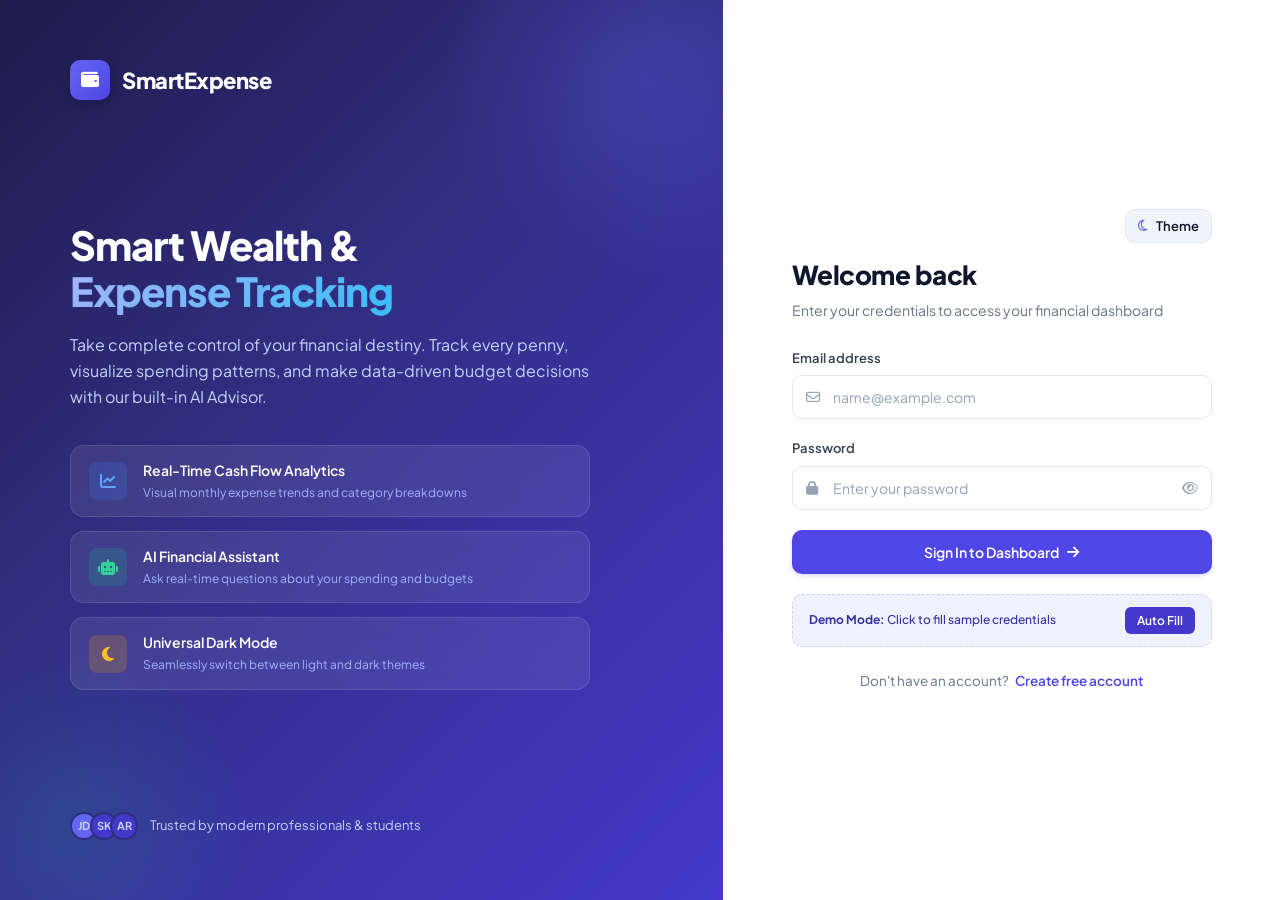
<file: index.html>
<!DOCTYPE html>
<html lang="en">
<head>
    <meta charset="UTF-8">
    <meta name="viewport" content="width=device-width, initial-scale=1.0">
    <title>Login - Smart Expense Tracker</title>
    <meta name="description" content="Manage your finances, track expenses, and gain intelligent spending insights with Smart Expense Tracker.">
    <!-- Fonts & Icons -->
    <link rel="preconnect" href="https://fonts.googleapis.com">
    <link rel="preconnect" href="https://fonts.gstatic.com" crossorigin>
    <link href="https://fonts.googleapis.com/css2?family=Plus+Jakarta+Sans:wght@300;400;500;600;700;800&display=swap" rel="stylesheet">
    <link rel="stylesheet" href="https://cdnjs.cloudflare.com/ajax/libs/font-awesome/6.5.1/css/all.min.css">
    <link rel="stylesheet" href="css/style.css">
    <link rel="stylesheet" href="css/theme.css">
</head>
<body class="auth-page">

    <!-- Toast Notification Container -->
    <div id="toastContainer"></div>

    <div class="auth-container">
        
        <!-- LEFT SECTION: BRAND HERO SHOWCASE -->
        <div class="auth-banner">
            <div>
                <a href="#" class="brand-logo">
                    <i class="fa-solid fa-wallet"></i>
                    <span>SmartExpense</span>
                </a>
            </div>

            <div class="brand-hero">
                <h1>Smart Wealth &<br><span>Expense Tracking</span></h1>
                <p>
                    Take complete control of your financial destiny. Track every penny, visualize spending patterns, and make data-driven budget decisions with our built-in AI Advisor.
                </p>

                <div class="brand-features">
                    <div class="feature-pill">
                        <div class="feature-icon-wrapper blue">
                            <i class="fa-solid fa-chart-line"></i>
                        </div>
                        <div class="feature-pill-text">
                            <h4>Real-Time Cash Flow Analytics</h4>
                            <p>Visual monthly expense trends and category breakdowns</p>
                        </div>
                    </div>

                    <div class="feature-pill">
                        <div class="feature-icon-wrapper green">
                            <i class="fa-solid fa-robot"></i>
                        </div>
                        <div class="feature-pill-text">
                            <h4>AI Financial Assistant</h4>
                            <p>Ask real-time questions about your spending and budgets</p>
                        </div>
                    </div>

                    <div class="feature-pill">
                        <div class="feature-icon-wrapper amber">
                            <i class="fa-solid fa-moon"></i>
                        </div>
                        <div class="feature-pill-text">
                            <h4>Universal Dark Mode</h4>
                            <p>Seamlessly switch between light and dark themes</p>
                        </div>
                    </div>
                </div>
            </div>

            <div class="auth-trust">
                <div class="auth-trust-avatars">
                    <span>JD</span>
                    <span>SK</span>
                    <span>AR</span>
                </div>
                <span>Trusted by modern professionals & students</span>
            </div>
        </div>

        <!-- RIGHT SECTION: LOGIN FORM -->
        <div class="auth-form-wrapper">
            <div class="auth-card">
                <div class="auth-card-header">
                    <h2>Welcome back</h2>
                    <p>Enter your credentials to access your financial dashboard</p>
                </div>

                <form id="loginForm" autocomplete="on">
                    <div class="form-group">
                        <label for="email">Email address</label>
                        <div class="input-container">
                            <i class="fa-regular fa-envelope input-icon-left"></i>
                            <input 
                                type="email" 
                                id="email" 
                                placeholder="name@example.com" 
                                required
                                autocomplete="email"
                            >
                        </div>
                    </div>

                    <div class="form-group">
                        <div style="display: flex; justify-content: space-between; align-items: center; margin-bottom: 7px;">
                            <label for="password" style="margin-bottom: 0;">Password</label>
                        </div>
                        <div class="input-container">
                            <i class="fa-solid fa-lock input-icon-left"></i>
                            <input 
                                type="password" 
                                id="password" 
                                placeholder="Enter your password" 
                                required
                                autocomplete="current-password"
                            >
                            <button type="button" class="toggle-password" id="togglePasswordBtn" title="Toggle password visibility">
                                <i class="fa-regular fa-eye" id="passwordEyeIcon"></i>
                            </button>
                        </div>
                    </div>

                    <button type="submit" class="btn-primary" id="loginSubmitBtn">
                        <span>Sign In to Dashboard</span>
                        <i class="fa-solid fa-arrow-right"></i>
                    </button>
                </form>

                <!-- Demo Account Fast Fill Helper -->
                <div class="demo-box">
                    <div class="demo-box-text">
                        <strong>Demo Mode:</strong> Click to fill sample credentials
                    </div>
                    <button type="button" class="demo-box-btn" id="demoAccountBtn">
                        Auto Fill
                    </button>
                </div>

                <div class="auth-footer">
                    Don't have an account? <a href="register.html">Create free account</a>
                </div>
            </div>
        </div>

    </div>

    <!-- SCRIPTS -->
    <script src="js/ai-assistant.js"></script>
    <script src="js/script.js"></script>
</body>
</html>
</file>
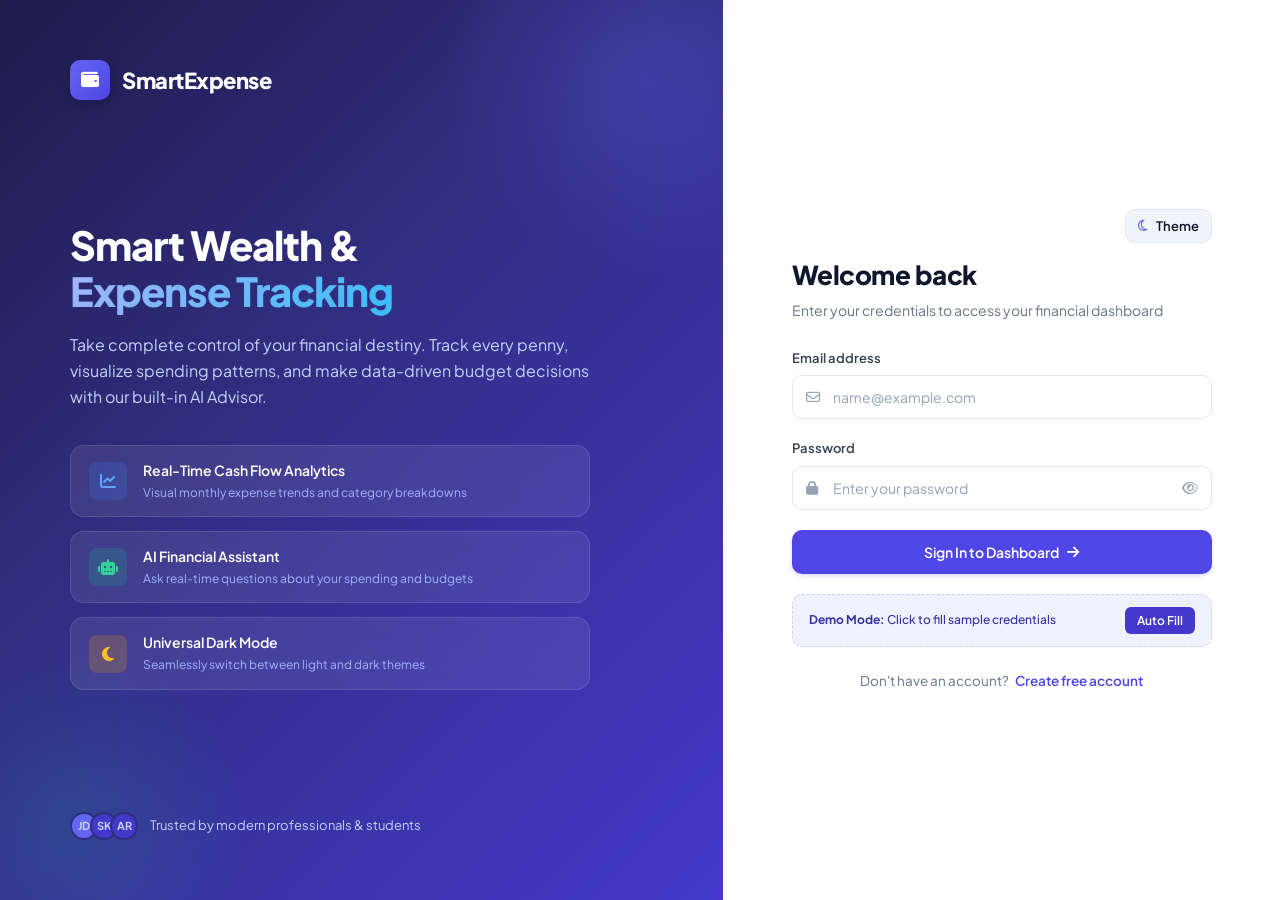
<file: ai-advisor.html>
<!DOCTYPE html>
<html lang="en">
<head>
    <meta charset="UTF-8">
    <meta name="viewport" content="width=device-width, initial-scale=1.0">
    <title>AI Financial Advisor - Smart Expense Tracker</title>
    <meta name="description" content="Interactive AI Financial Advisor. Ask real-time questions about your spending, budgets, savings velocity, and categories.">
    <!-- Fonts & Icons -->
    <link rel="preconnect" href="https://fonts.googleapis.com">
    <link rel="preconnect" href="https://fonts.gstatic.com" crossorigin>
    <link href="https://fonts.googleapis.com/css2?family=Plus+Jakarta+Sans:wght@300;400;500;600;700;800&display=swap" rel="stylesheet">
    <link rel="stylesheet" href="https://cdnjs.cloudflare.com/ajax/libs/font-awesome/6.5.1/css/all.min.css">
    <!-- Google Identity Services (GIS) OAuth -->
    <script src="https://accounts.google.com/gsi/client" async defer></script>
    <link rel="stylesheet" href="css/style.css">
    <link rel="stylesheet" href="css/dashboard.css">
    <link rel="stylesheet" href="css/theme.css">
    <link rel="stylesheet" href="css/ai-chat.css">
    <link rel="stylesheet" href="css/google-drive.css">
    <style>
        .ai-page-chat-container {
            display: flex;
            flex-direction: column;
            height: calc(100vh - 160px);
            min-height: 520px;
            background: var(--bg-card);
            border: 1px solid var(--border-color);
            border-radius: var(--radius-xl);
            overflow: hidden;
            box-shadow: var(--shadow-sm);
        }
        .ai-page-chat-feed {
            flex: 1;
            overflow-y: auto;
            padding: 28px;
            display: flex;
            flex-direction: column;
            gap: 20px;
            background: var(--bg-main);
        }
        .ai-page-suggested-shelf {
            padding: 14px 20px;
            background: var(--bg-card);
            border-top: 1px solid var(--border-subtle);
            display: flex;
            gap: 10px;
            overflow-x: auto;
            scrollbar-width: none;
        }
        .ai-page-suggested-shelf::-webkit-scrollbar { display: none; }
        .ai-page-input-row {
            padding: 18px 24px;
            background: var(--bg-card);
            border-top: 1px solid var(--border-color);
            display: flex;
            align-items: center;
            gap: 14px;
        }
        .ai-page-input-row input {
            flex: 1;
            padding: 13px 18px;
            border: 1.5px solid var(--border-color);
            border-radius: var(--radius-md);
            font-size: 14px;
            background: var(--bg-main);
            color: var(--text-primary);
            transition: var(--transition-fast);
        }
        .ai-page-input-row input:focus {
            outline: none;
            border-color: var(--primary);
            background: var(--bg-card);
            box-shadow: 0 0 0 3px var(--primary-subtle);
        }
        .ai-page-send-btn {
            background: var(--primary);
            color: #ffffff;
            border: none;
            padding: 13px 24px;
            border-radius: var(--radius-md);
            font-size: 14px;
            font-weight: 700;
            cursor: pointer;
            display: inline-flex;
            align-items: center;
            gap: 8px;
            transition: var(--transition-fast);
        }
        .ai-page-send-btn:hover {
            background: var(--primary-hover);
            transform: translateY(-1px);
        }
    </style>
</head>
<body>

    <!-- Toast Notification Container -->
    <div id="toastContainer"></div>

    <!-- UNIFIED SIDEBAR NAVIGATION -->
    <aside class="sidebar" id="appSidebar">
        <a href="dashboard.html" class="sidebar-brand">
            <div class="brand-icon-box">
                <i class="fa-solid fa-wallet"></i>
            </div>
            <div class="brand-title">Smart<span>Expense</span></div>
        </a>

        <div class="sidebar-nav-section-label">Main Menu</div>
        <nav class="sidebar-nav">
            <a href="dashboard.html">
                <i class="fa-solid fa-chart-pie"></i>
                <span>Dashboard</span>
            </a>
            <a href="expenses.html">
                <i class="fa-solid fa-receipt"></i>
                <span>Expenses</span>
            </a>
            <a href="transactions.html">
                <i class="fa-solid fa-arrow-right-arrow-left"></i>
                <span>Transactions</span>
            </a>
            <a href="budget.html">
                <i class="fa-solid fa-bullseye"></i>
                <span>Budget</span>
            </a>
            <a href="reports.html">
                <i class="fa-solid fa-chart-simple"></i>
                <span>Reports & Analytics</span>
            </a>
            <a href="cloud-backup.html">
                <i class="fa-brands fa-google-drive"></i>
                <span>Cloud Backup</span>
            </a>
            <a href="ai-advisor.html" class="active">
                <i class="fa-solid fa-robot"></i>
                <span>Ask AI Advisor</span>
            </a>
        </nav>

        <div class="sidebar-user">
            <div class="user-info-chip">
                <div class="user-avatar-circle" id="userAvatarText">U</div>
                <div class="user-text-details">
                    <div class="user-name-display" id="sidebarUserName">User</div>
                    <div class="user-role-badge">Personal Account</div>
                </div>
            </div>
            <button class="sidebar-logout-btn" id="logoutBtn" title="Sign Out">
                <i class="fa-solid fa-arrow-right-from-bracket"></i>
            </button>
        </div>
    </aside>

    <!-- MAIN CONTENT -->
    <main class="main-content">
        
        <!-- TOP APP BAR -->
        <header class="top-bar">
            <div class="top-bar-left">
                <button class="mobile-menu-toggle" id="mobileMenuBtn" aria-label="Toggle navigation menu">
                    <i class="fa-solid fa-bars"></i>
                </button>
                <div class="page-title-group">
                    <h1>🤖 AI Financial Advisor</h1>
                    <p>Ask questions about your spending, budget and financial patterns.</p>
                </div>
            </div>

            <div class="top-bar-actions">
                <button type="button" class="theme-toggle-btn" id="globalThemeToggleBtn" title="Toggle Light/Dark Theme">
                    <i class="fa-regular fa-sun theme-icon-sun"></i>
                    <i class="fa-regular fa-moon theme-icon-moon"></i>
                    <span class="theme-label-text">Theme</span>
                </button>

                <button class="btn-secondary" id="btnClearAdvisorChat" title="Clear Conversation History">
                    <i class="fa-solid fa-trash-can"></i>
                    <span>Clear Chat</span>
                </button>
            </div>
        </header>

        <!-- VIEW CONTAINER -->
        <div class="dashboard-view">

            <div class="ai-page-chat-container">
                <!-- Message Feed -->
                <div class="ai-page-chat-feed" id="advisorChatFeed">
                    <div class="chat-msg assistant">
                        <div class="chat-bubble">
                            👋 Hello! I am your <strong>AI Financial Advisor</strong>. I have indexed your live expenses, income records, and monthly budget.<br><br>
                            How can I help optimize your finances today? Try clicking any suggested prompt below or ask your own question!
                        </div>
                        <span class="chat-time">Active Session</span>
                    </div>
                </div>

                <!-- Suggested Query Chips -->
                <div class="ai-page-suggested-shelf" id="advisorPromptsShelf">
                    <button type="button" class="prompt-chip" data-query="Where did I spend the most this month?">📊 Top Spending</button>
                    <button type="button" class="prompt-chip" data-query="How much money do I have left from my budget?">🎯 Remaining Budget</button>
                    <button type="button" class="prompt-chip" data-query="Compare this month with last month">📈 MoM Comparison</button>
                    <button type="button" class="prompt-chip" data-query="How much did I spend on food?">🍔 Food Spending</button>
                    <button type="button" class="prompt-chip" data-query="What are my biggest expenses?">🔍 Largest Outflows</button>
                    <button type="button" class="prompt-chip" data-query="How can I reduce my spending?">💡 Savings Advice</button>
                    <button type="button" class="prompt-chip" data-query="Give me a summary of my spending">📋 Full Month Summary</button>
                </div>

                <!-- Input Form -->
                <form class="ai-page-input-row" id="advisorChatForm">
                    <input type="text" id="advisorChatInput" placeholder="Ask about your expenses, budget limits, category trends..." autocomplete="off">
                    <button type="submit" class="ai-page-send-btn" id="btnAdvisorSend">
                        <span>Send</span>
                        <i class="fa-solid fa-paper-plane"></i>
                    </button>
                </form>
            </div>

        </div>
    </main>

    <!-- SCRIPTS -->
    <script src="js/ai-assistant.js"></script>
    <script src="js/google-drive-sync.js"></script>
    <script src="js/ai-advisor.js"></script>
</body>
</html>
</file>
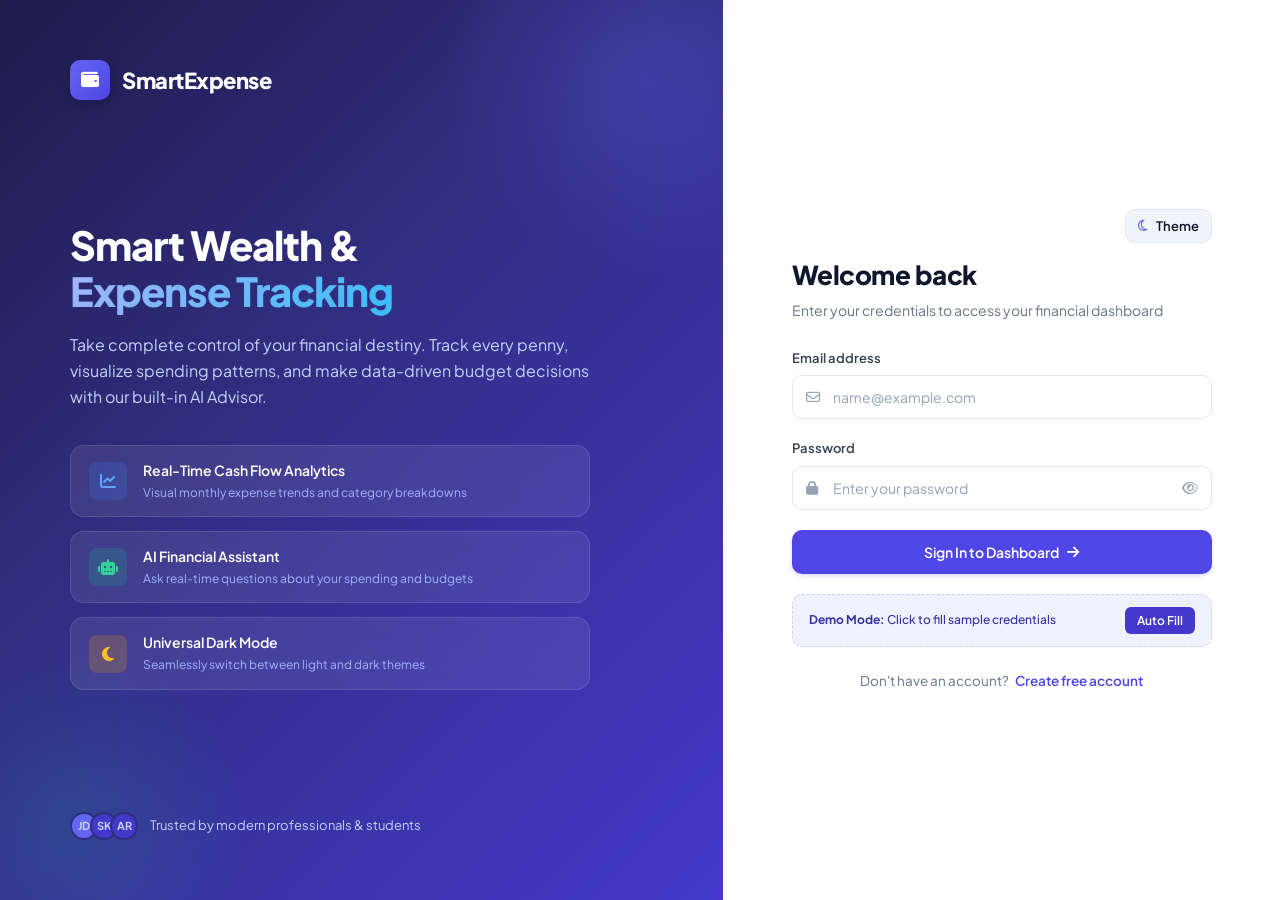
<file: budget.html>
<!DOCTYPE html>
<html lang="en">
<head>
    <meta charset="UTF-8">
    <meta name="viewport" content="width=device-width, initial-scale=1.0">
    <title>Budget Management - Smart Expense Tracker</title>
    <meta name="description" content="Set, track, and manage your monthly and category budgets with real-time spending progress meters.">
    <!-- Fonts & Icons -->
    <link rel="preconnect" href="https://fonts.googleapis.com">
    <link rel="preconnect" href="https://fonts.gstatic.com" crossorigin>
    <link href="https://fonts.googleapis.com/css2?family=Plus+Jakarta+Sans:wght@300;400;500;600;700;800&display=swap" rel="stylesheet">
    <link rel="stylesheet" href="https://cdnjs.cloudflare.com/ajax/libs/font-awesome/6.5.1/css/all.min.css">
    <!-- Google Identity Services (GIS) OAuth -->
    <script src="https://accounts.google.com/gsi/client" async defer></script>
    <link rel="stylesheet" href="css/style.css">
    <link rel="stylesheet" href="css/dashboard.css">
    <link rel="stylesheet" href="css/theme.css">
    <link rel="stylesheet" href="css/ai-chat.css">
    <link rel="stylesheet" href="css/google-drive.css">
</head>
<body>

    <!-- Toast Notification Container -->
    <div id="toastContainer"></div>

    <!-- UNIFIED SIDEBAR NAVIGATION -->
    <aside class="sidebar" id="appSidebar">
        <a href="dashboard.html" class="sidebar-brand">
            <div class="brand-icon-box">
                <i class="fa-solid fa-wallet"></i>
            </div>
            <div class="brand-title">Smart<span>Expense</span></div>
        </a>

        <div class="sidebar-nav-section-label">Main Menu</div>
        <nav class="sidebar-nav">
            <a href="dashboard.html">
                <i class="fa-solid fa-chart-pie"></i>
                <span>Dashboard</span>
            </a>
            <a href="expenses.html">
                <i class="fa-solid fa-receipt"></i>
                <span>Expenses</span>
            </a>
            <a href="transactions.html">
                <i class="fa-solid fa-arrow-right-arrow-left"></i>
                <span>Transactions</span>
            </a>
            <a href="budget.html" class="active">
                <i class="fa-solid fa-bullseye"></i>
                <span>Budget</span>
            </a>
            <a href="reports.html">
                <i class="fa-solid fa-chart-simple"></i>
                <span>Reports & Analytics</span>
            </a>
            <a href="cloud-backup.html">
                <i class="fa-brands fa-google-drive"></i>
                <span>Cloud Backup</span>
            </a>
            <a href="ai-advisor.html">
                <i class="fa-solid fa-robot"></i>
                <span>Ask AI Advisor</span>
            </a>
        </nav>

        <div class="sidebar-user">
            <div class="user-info-chip">
                <div class="user-avatar-circle" id="userAvatarText">U</div>
                <div class="user-text-details">
                    <div class="user-name-display" id="sidebarUserName">User</div>
                    <div class="user-role-badge">Personal Account</div>
                </div>
            </div>
            <button class="sidebar-logout-btn" id="logoutBtn" title="Sign Out">
                <i class="fa-solid fa-arrow-right-from-bracket"></i>
            </button>
        </div>
    </aside>

    <!-- MAIN CONTENT -->
    <main class="main-content">
        
        <!-- TOP APP BAR -->
        <header class="top-bar">
            <div class="top-bar-left">
                <button class="mobile-menu-toggle" id="mobileMenuBtn" aria-label="Toggle navigation menu">
                    <i class="fa-solid fa-bars"></i>
                </button>
                <div class="page-title-group">
                    <h1>Budget Management</h1>
                    <p id="budgetMonthSubtitle">Set and monitor monthly financial spending caps</p>
                </div>
            </div>

            <div class="top-bar-actions">
                <button type="button" class="theme-toggle-btn" id="globalThemeToggleBtn" title="Toggle Light/Dark Theme">
                    <i class="fa-regular fa-sun theme-icon-sun"></i>
                    <i class="fa-regular fa-moon theme-icon-moon"></i>
                    <span class="theme-label-text">Theme</span>
                </button>

                <button class="btn-quick-add" id="openSetBudgetBtn">
                    <i class="fa-solid fa-sliders"></i>
                    <span>Set Monthly Budget</span>
                </button>
            </div>
        </header>

        <!-- VIEW CONTAINER -->
        <div class="dashboard-view">

            <!-- 1. OVERALL MONTHLY BUDGET HERO CARD -->
            <section class="section-card" style="padding: 28px; position: relative; overflow: hidden;">
                <div style="display: flex; align-items: center; justify-content: space-between; margin-bottom: 20px; flex-wrap: wrap; gap: 12px;">
                    <div>
                        <span style="font-size: 13px; font-weight: 700; color: var(--primary); text-transform: uppercase; letter-spacing: 0.5px;">Active Monthly Budget</span>
                        <h2 style="font-size: 28px; font-weight: 800; margin-top: 4px;" id="budgetDisplayRatio">₹0 / ₹0</h2>
                    </div>
                    <div style="display: flex; align-items: center; gap: 10px;">
                        <span class="badge-pill" id="budgetHealthBadge" style="font-size: 13px; padding: 6px 14px;">No Budget Set</span>
                        <button type="button" class="btn-secondary" id="btnResetBudget" style="padding: 6px 12px; font-size: 12px;">
                            <i class="fa-solid fa-trash-can"></i> Reset
                        </button>
                    </div>
                </div>

                <!-- Main Progress Meter -->
                <div class="progress-track" style="height: 14px; margin-bottom: 14px;">
                    <div class="progress-fill" id="mainBudgetProgressFill" style="width: 0%; background: var(--primary);"></div>
                </div>

                <div style="display: flex; justify-content: space-between; font-size: 13.5px; font-weight: 600; color: var(--text-secondary); flex-wrap: wrap; gap: 8px;">
                    <span id="budgetSpentText">Spent: ₹0</span>
                    <span id="budgetPercentText">0% of budget used</span>
                    <span id="budgetRemainingText" style="color: var(--success);">Remaining: ₹0</span>
                </div>
            </section>

            <!-- 2. BUDGET THRESHOLD ALERT (IF APPLICABLE) -->
            <div id="budgetAlertBanner" class="smart-insights-card hidden" style="background: linear-gradient(135deg, #7f1d1d 0%, #991b1b 100%);">
                <div class="insights-left">
                    <div class="insights-icon-circle" style="background: rgba(255, 255, 255, 0.2); color: #fecdd3;">
                        <i class="fa-solid fa-triangle-exclamation"></i>
                    </div>
                    <div class="insights-content">
                        <h3 id="budgetAlertTitle">Budget Warning</h3>
                        <p id="budgetAlertDescription">You are approaching your maximum monthly spending threshold.</p>
                    </div>
                </div>
            </div>

            <!-- 3. CATEGORY BUDGET TARGETS -->
            <section class="section-card">
                <div class="card-header">
                    <div class="card-header-title">
                        <h3>Category Budget Allocations</h3>
                        <p>Track your spending limits by category for this month</p>
                    </div>
                </div>

                <div class="category-summary-list" id="categoryBudgetsList" style="gap: 20px;">
                    <!-- Category Budget items dynamically populated -->
                </div>
            </section>

        </div>
    </main>

    <!-- SET / EDIT BUDGET MODAL -->
    <div class="modal-backdrop hidden" id="budgetModal">
        <div class="modal-card" style="max-width: 480px;">
            <div class="modal-header">
                <h3 id="budgetModalTitle">Set Monthly Budget</h3>
                <button type="button" class="modal-close-btn" id="closeBudgetModalBtn" aria-label="Close modal">
                    <i class="fa-solid fa-xmark"></i>
                </button>
            </div>

            <form id="budgetForm">
                <div class="modal-body">
                    <div class="modal-form-group">
                        <label for="monthlyBudgetInput">Total Monthly Spending Limit (₹)</label>
                        <input type="number" id="monthlyBudgetInput" placeholder="e.g. 25000" min="500" step="100" required>
                        <p style="font-size: 11.5px; color: var(--text-muted); margin-top: 4px;">
                            We will calculate your daily burn rate and notify you when you approach this limit.
                        </p>
                    </div>
                </div>

                <div class="modal-footer">
                    <button type="button" class="btn-cancel" id="cancelBudgetModalBtn">Cancel</button>
                    <button type="submit" class="btn-save">
                        <i class="fa-solid fa-check"></i> Save Budget
                    </button>
                </div>
            </form>
        </div>
    </div>

    <!-- SCRIPTS -->
    <script src="js/ai-assistant.js"></script>
    <script src="js/google-drive-sync.js"></script>
    <script src="js/budget.js"></script>
</body>
</html>
</file>
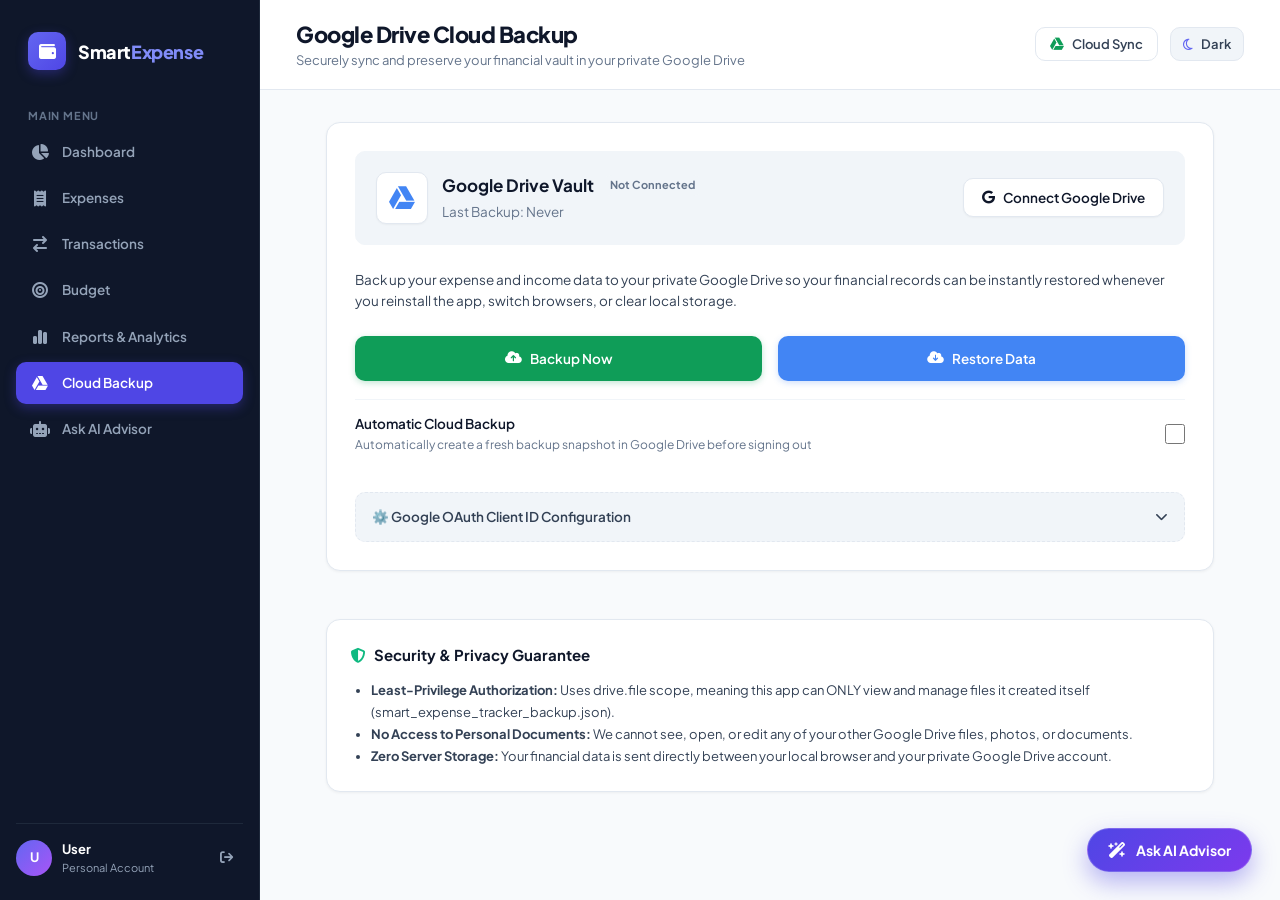
<file: cloud-backup.html>
<!DOCTYPE html>
<html lang="en">
<head>
    <meta charset="UTF-8">
    <meta name="viewport" content="width=device-width, initial-scale=1.0">
    <title>Cloud Backup - Smart Expense Tracker</title>
    <meta name="description" content="Safely back up your expense and income records to your personal Google Drive for easy restore across devices and reinstalls.">
    <!-- Fonts & Icons -->
    <link rel="preconnect" href="https://fonts.googleapis.com">
    <link rel="preconnect" href="https://fonts.gstatic.com" crossorigin>
    <link href="https://fonts.googleapis.com/css2?family=Plus+Jakarta+Sans:wght@300;400;500;600;700;800&display=swap" rel="stylesheet">
    <link rel="stylesheet" href="https://cdnjs.cloudflare.com/ajax/libs/font-awesome/6.5.1/css/all.min.css">
    <!-- Google Identity Services (GIS) OAuth -->
    <script src="https://accounts.google.com/gsi/client" async defer></script>
    <link rel="stylesheet" href="css/style.css">
    <link rel="stylesheet" href="css/dashboard.css">
    <link rel="stylesheet" href="css/theme.css">
    <link rel="stylesheet" href="css/ai-chat.css">
    <link rel="stylesheet" href="css/google-drive.css">
</head>
<body>

    <!-- Toast Notification Container -->
    <div id="toastContainer"></div>

    <!-- UNIFIED SIDEBAR NAVIGATION -->
    <aside class="sidebar" id="appSidebar">
        <a href="dashboard.html" class="sidebar-brand">
            <div class="brand-icon-box">
                <i class="fa-solid fa-wallet"></i>
            </div>
            <div class="brand-title">Smart<span>Expense</span></div>
        </a>

        <div class="sidebar-nav-section-label">Main Menu</div>
        <nav class="sidebar-nav">
            <a href="dashboard.html">
                <i class="fa-solid fa-chart-pie"></i>
                <span>Dashboard</span>
            </a>
            <a href="expenses.html">
                <i class="fa-solid fa-receipt"></i>
                <span>Expenses</span>
            </a>
            <a href="transactions.html">
                <i class="fa-solid fa-arrow-right-arrow-left"></i>
                <span>Transactions</span>
            </a>
            <a href="budget.html">
                <i class="fa-solid fa-bullseye"></i>
                <span>Budget</span>
            </a>
            <a href="reports.html">
                <i class="fa-solid fa-chart-simple"></i>
                <span>Reports & Analytics</span>
            </a>
            <a href="cloud-backup.html" class="active">
                <i class="fa-brands fa-google-drive"></i>
                <span>Cloud Backup</span>
            </a>
            <a href="ai-advisor.html">
                <i class="fa-solid fa-robot"></i>
                <span>Ask AI Advisor</span>
            </a>
        </nav>

        <div class="sidebar-user">
            <div class="user-info-chip">
                <div class="user-avatar-circle" id="userAvatarText">U</div>
                <div class="user-text-details">
                    <div class="user-name-display" id="sidebarUserName">User</div>
                    <div class="user-role-badge">Personal Account</div>
                </div>
            </div>
            <button class="sidebar-logout-btn" id="logoutBtn" title="Sign Out">
                <i class="fa-solid fa-arrow-right-from-bracket"></i>
            </button>
        </div>
    </aside>

    <!-- MAIN CONTENT -->
    <main class="main-content">
        
        <!-- TOP APP BAR -->
        <header class="top-bar">
            <div class="top-bar-left">
                <button class="mobile-menu-toggle" id="mobileMenuBtn" aria-label="Toggle navigation menu">
                    <i class="fa-solid fa-bars"></i>
                </button>
                <div class="page-title-group">
                    <h1>Google Drive Cloud Backup</h1>
                    <p>Securely sync and preserve your financial vault in your private Google Drive</p>
                </div>
            </div>

            <div class="top-bar-actions">
                <button type="button" class="theme-toggle-btn" id="globalThemeToggleBtn" title="Toggle Light/Dark Theme">
                    <i class="fa-regular fa-sun theme-icon-sun"></i>
                    <i class="fa-regular fa-moon theme-icon-moon"></i>
                    <span class="theme-label-text">Theme</span>
                </button>
            </div>
        </header>

        <!-- VIEW CONTAINER -->
        <div class="dashboard-view" style="max-width: 960px;">

            <!-- 1. CLOUD STATUS HERO CARD -->
            <section class="section-card" style="padding: 28px;">
                <div class="cloud-status-banner" style="margin-bottom: 24px; padding: 20px;">
                    <div class="cloud-status-left">
                        <div class="cloud-drive-logo-icon" style="width: 52px; height: 52px; font-size: 26px;">
                            <i class="fa-brands fa-google-drive"></i>
                        </div>
                        <div class="cloud-status-info">
                            <h4 style="font-size: 17px;">
                                Google Drive Vault
                                <span class="cloud-status-badge disconnected" id="pageGdriveStatusBadge">Not Connected</span>
                            </h4>
                            <p id="pageGdriveLastBackupText" style="font-size: 13.5px; margin-top: 4px;">Last Backup: Never</p>
                        </div>
                    </div>

                    <div id="pageGdriveActionContainer">
                        <button type="button" class="btn-gdrive-connect" id="btnPageConnectGdrive" onclick="GoogleDriveSync.connect()">
                            <i class="fa-brands fa-google"></i> Connect Google Drive
                        </button>
                    </div>
                </div>

                <p style="font-size: 13.5px; color: var(--text-secondary); line-height: 1.6; margin-bottom: 24px;">
                    Back up your expense and income data to your private Google Drive so your financial records can be instantly restored whenever you reinstall the app, switch browsers, or clear local storage.
                </p>

                <!-- Action Grid -->
                <div class="cloud-actions-grid" style="gap: 16px;">
                    <button type="button" class="btn-gdrive-action btn-gdrive-backup" id="btnPageBackupNow" onclick="GoogleDriveSync.backupNow()" style="padding: 14px 24px;">
                        <i class="fa-solid fa-cloud-arrow-up"></i>
                        <span>Backup Now</span>
                    </button>
                    <button type="button" class="btn-gdrive-action btn-gdrive-restore" id="btnPageRestoreNow" onclick="GoogleDriveSync.restoreNow()" style="padding: 14px 24px;">
                        <i class="fa-solid fa-cloud-arrow-down"></i>
                        <span>Restore Data</span>
                    </button>
                </div>

                <!-- Auto Sync Setting -->
                <div class="cloud-setting-row" style="margin-top: 10px;">
                    <div class="cloud-setting-info">
                        <h5>Automatic Cloud Backup</h5>
                        <p>Automatically create a fresh backup snapshot in Google Drive before signing out</p>
                    </div>
                    <label style="display: flex; align-items: center; cursor: pointer;">
                        <input type="checkbox" id="pageAutoBackupCheck" style="width: 20px; height: 20px; accent-color: var(--primary);">
                    </label>
                </div>

                <!-- Google Cloud Console Credentials Accordion -->
                <div class="gdrive-config-box" style="margin-top: 24px;">
                    <div class="gdrive-config-header" id="pageToggleConfigBtn">
                        <span style="font-size: 13.5px;">⚙️ Google OAuth Client ID Configuration</span>
                        <i class="fa-solid fa-chevron-down" id="pageConfigChevron"></i>
                    </div>

                    <div class="gdrive-config-content hidden" id="pageConfigContent">
                        <label style="font-size: 12.5px; font-weight: 600; color: var(--text-secondary); margin-top: 6px;">Google OAuth Web Client ID:</label>
                        <input type="text" id="pageClientIdInput" placeholder="e.g. 123456789-xyz.apps.googleusercontent.com" style="padding: 10px 14px;">
                        <button type="button" class="btn-save" id="btnPageSaveClientId" style="padding: 8px 16px; font-size: 13px; align-self: flex-end;">
                            Save Client ID
                        </button>
                        
                        <div class="gdrive-config-help" style="margin-top: 10px; font-size: 12px; line-height: 1.6;">
                            <strong>Quick Setup Instructions:</strong><br>
                            1. Visit the <a href="https://console.cloud.google.com/apis/credentials" target="_blank">Google Cloud Console</a>.<br>
                            2. Create a project and enable the <strong>Google Drive API</strong>.<br>
                            3. Under <strong>OAuth consent screen</strong>, set user type to <em>External</em>.<br>
                            4. Under <strong>Credentials > Create OAuth client ID</strong>, choose <em>Web Application</em>.<br>
                            5. Add your current origin to Authorized JavaScript origins: <code id="pageOriginCode">http://localhost</code>.<br>
                            6. Paste the Client ID above and click <strong>Save Client ID</strong>!
                        </div>
                    </div>
                </div>
            </section>

            <!-- 2. PRIVACY & SECURITY INFO CARD -->
            <section class="section-card" style="margin-top: 20px; padding: 24px;">
                <h4 style="font-size: 15px; font-weight: 700; margin-bottom: 12px; display: flex; align-items: center; gap: 8px;">
                    <i class="fa-solid fa-shield-halved" style="color: var(--success);"></i>
                    Security & Privacy Guarantee
                </h4>
                <ul style="margin-left: 20px; font-size: 13px; color: var(--text-secondary); line-height: 1.7;">
                    <li><strong>Least-Privilege Authorization:</strong> Uses <code>drive.file</code> scope, meaning this app can ONLY view and manage files it created itself (<code>smart_expense_tracker_backup.json</code>).</li>
                    <li><strong>No Access to Personal Documents:</strong> We cannot see, open, or edit any of your other Google Drive files, photos, or documents.</li>
                    <li><strong>Zero Server Storage:</strong> Your financial data is sent directly between your local browser and your private Google Drive account.</li>
                </ul>
            </section>

        </div>
    </main>

    <!-- SCRIPTS -->
    <script src="js/ai-assistant.js"></script>
    <script src="js/google-drive-sync.js"></script>
    <script>
        document.addEventListener("DOMContentLoaded", () => {
            const originCode = document.getElementById("pageOriginCode");
            if (originCode) originCode.textContent = window.location.origin || "http://localhost";

            const clientIdInput = document.getElementById("pageClientIdInput");
            const btnSaveClientId = document.getElementById("btnPageSaveClientId");
            const toggleBtn = document.getElementById("pageToggleConfigBtn");
            const configContent = document.getElementById("pageConfigContent");
            const chevron = document.getElementById("pageConfigChevron");
            const autoCheck = document.getElementById("pageAutoBackupCheck");

            if (clientIdInput && window.GoogleDriveSync) {
                clientIdInput.value = window.GoogleDriveSync.getClientId();
            }

            if (toggleBtn && configContent) {
                toggleBtn.addEventListener("click", () => {
                    configContent.classList.toggle("hidden");
                    chevron.className = configContent.classList.contains("hidden") ? "fa-solid fa-chevron-down" : "fa-solid fa-chevron-up";
                });
            }

            if (btnSaveClientId) {
                btnSaveClientId.addEventListener("click", () => {
                    if (window.GoogleDriveSync) {
                        window.GoogleDriveSync.setClientId(clientIdInput.value.trim());
                        window.GoogleDriveSync.showToast("Google OAuth Client ID saved successfully!", "success");
                    }
                });
            }

            if (autoCheck) {
                autoCheck.checked = localStorage.getItem("gdrive_auto_backup") === "true";
                autoCheck.addEventListener("change", () => {
                    localStorage.setItem("gdrive_auto_backup", autoCheck.checked ? "true" : "false");
                    if (window.GoogleDriveSync) {
                        window.GoogleDriveSync.showToast(`Auto backup ${autoCheck.checked ? 'enabled' : 'disabled'}`, "info");
                    }
                });
            }

            // Sync status on page load
            const updatePageStatus = () => {
                const isConnected = !!(window.GoogleDriveSync && window.GoogleDriveSync.accessToken);
                const statusBadge = document.getElementById("pageGdriveStatusBadge");
                const lastBackupText = document.getElementById("pageGdriveLastBackupText");
                const actionContainer = document.getElementById("pageGdriveActionContainer");

                const lastBackup = localStorage.getItem("gdrive_last_backup") || "Never";
                if (lastBackupText) lastBackupText.textContent = `Last Backup: ${lastBackup}`;

                if (isConnected) {
                    if (statusBadge) {
                        statusBadge.className = "cloud-status-badge connected";
                        statusBadge.textContent = "Connected";
                    }
                    if (actionContainer) {
                        const email = (window.GoogleDriveSync.userProfile && window.GoogleDriveSync.userProfile.email) || "Google Account";
                        actionContainer.innerHTML = `
                            <div style="display: flex; flex-direction: column; align-items: flex-end; gap: 4px;">
                                <span style="font-size: 12px; color: var(--text-muted);">${email}</span>
                                <button type="button" class="btn-gdrive-disconnect" onclick="GoogleDriveSync.disconnect(); window.location.reload();">
                                    <i class="fa-solid fa-link-slash"></i> Disconnect
                                </button>
                            </div>
                        `;
                    }
                } else {
                    if (statusBadge) {
                        statusBadge.className = "cloud-status-badge disconnected";
                        statusBadge.textContent = "Not Connected";
                    }
                }
            };

            setTimeout(updatePageStatus, 300);
        });
    </script>
</body>
</html>
</file>
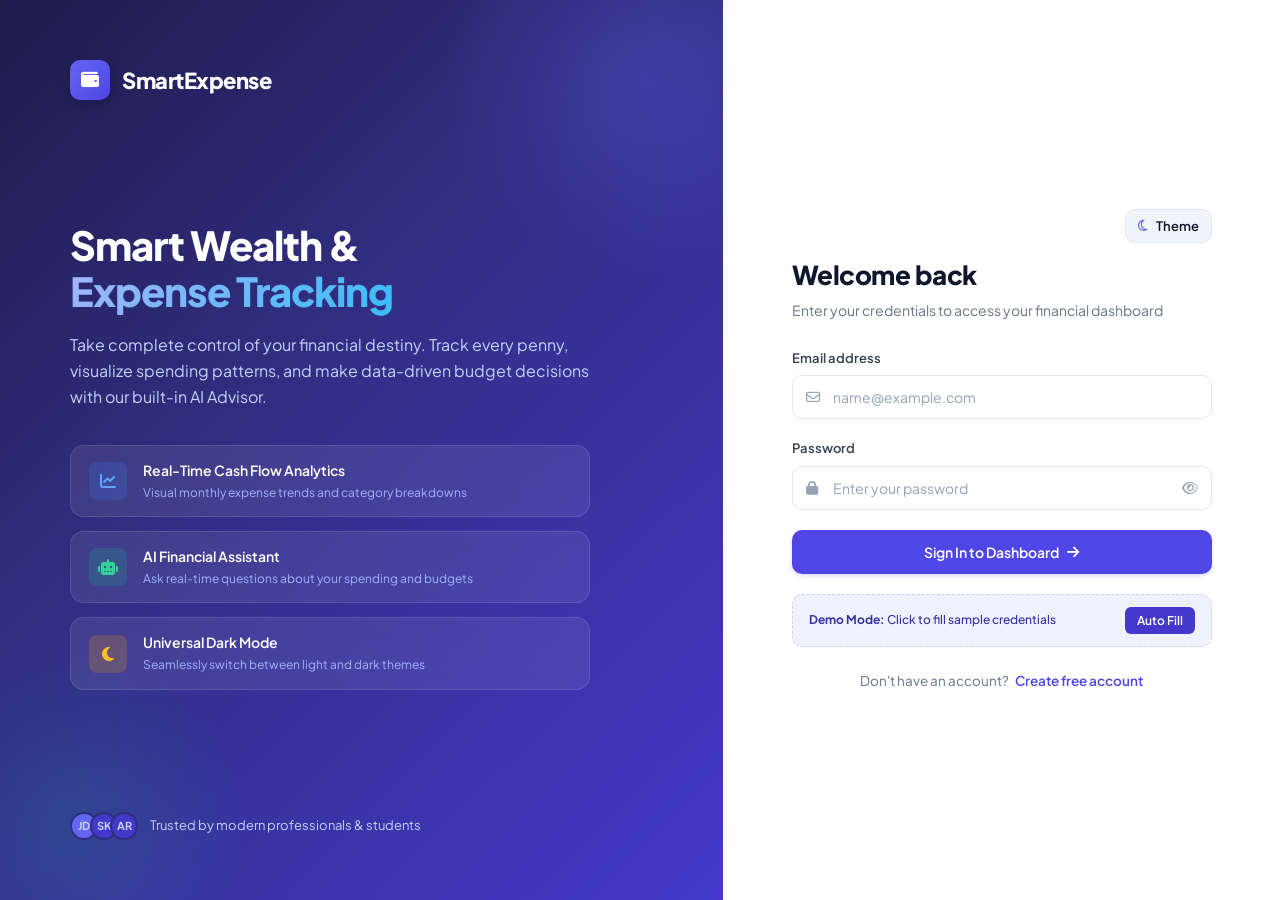
<file: expenses.html>
<!DOCTYPE html>
<html lang="en">
<head>
    <meta charset="UTF-8">
    <meta name="viewport" content="width=device-width, initial-scale=1.0">
    <title>Expense Management - Smart Expense Tracker</title>
    <meta name="description" content="Record, categorize, filter, and analyze all your personal and business expenses with advanced search and predictive AI.">
    <!-- Fonts & Icons -->
    <link rel="preconnect" href="https://fonts.googleapis.com">
    <link rel="preconnect" href="https://fonts.gstatic.com" crossorigin>
    <link href="https://fonts.googleapis.com/css2?family=Plus+Jakarta+Sans:wght@300;400;500;600;700;800&display=swap" rel="stylesheet">
    <link rel="stylesheet" href="https://cdnjs.cloudflare.com/ajax/libs/font-awesome/6.5.1/css/all.min.css">
    <!-- Google Identity Services (GIS) OAuth -->
    <script src="https://accounts.google.com/gsi/client" async defer></script>
    <link rel="stylesheet" href="css/style.css">
    <link rel="stylesheet" href="css/expenses.css">
    <link rel="stylesheet" href="css/theme.css">
    <link rel="stylesheet" href="css/ai-chat.css">
    <link rel="stylesheet" href="css/google-drive.css">
</head>
<body>

    <!-- Toast Notification Container -->
    <div id="toastContainer"></div>

    <!-- UNIFIED SIDEBAR NAVIGATION -->
    <aside class="sidebar" id="appSidebar">
        <a href="dashboard.html" class="sidebar-brand">
            <div class="brand-icon-box">
                <i class="fa-solid fa-wallet"></i>
            </div>
            <div class="brand-title">Smart<span>Expense</span></div>
        </a>

        <div class="sidebar-nav-section-label">Main Menu</div>
        <nav class="sidebar-nav">
            <a href="dashboard.html">
                <i class="fa-solid fa-chart-pie"></i>
                <span>Dashboard</span>
            </a>
            <a href="expenses.html" class="active">
                <i class="fa-solid fa-receipt"></i>
                <span>Expenses</span>
            </a>
            <a href="transactions.html">
                <i class="fa-solid fa-arrow-right-arrow-left"></i>
                <span>Transactions</span>
            </a>
            <a href="budget.html">
                <i class="fa-solid fa-bullseye"></i>
                <span>Budget</span>
            </a>
            <a href="reports.html">
                <i class="fa-solid fa-chart-simple"></i>
                <span>Reports & Analytics</span>
            </a>
            <a href="cloud-backup.html">
                <i class="fa-brands fa-google-drive"></i>
                <span>Cloud Backup</span>
            </a>
            <a href="ai-advisor.html">
                <i class="fa-solid fa-robot"></i>
                <span>Ask AI Advisor</span>
            </a>
        </nav>

        <div class="sidebar-user">
            <div class="user-info-chip">
                <div class="user-avatar-circle" id="userAvatarText">U</div>
                <div class="user-text-details">
                    <div class="user-name-display" id="sidebarUserName">User</div>
                    <div class="user-role-badge">Personal Account</div>
                </div>
            </div>
            <button class="sidebar-logout-btn" id="logoutBtn" title="Sign Out">
                <i class="fa-solid fa-arrow-right-from-bracket"></i>
            </button>
        </div>
    </aside>

    <!-- MAIN CONTENT -->
    <main class="main-content">
        
        <!-- TOP APP BAR -->
        <header class="top-bar">
            <div class="top-bar-left">
                <button class="mobile-menu-toggle" id="mobileMenuBtn" aria-label="Toggle navigation menu">
                    <i class="fa-solid fa-bars"></i>
                </button>
                <div class="page-title-group">
                    <h1>Expense Log</h1>
                    <p>Track, categorize, and monitor your expenditure</p>
                </div>
            </div>

            <div class="top-bar-actions">
                <button type="button" class="theme-toggle-btn" id="globalThemeToggleBtn" title="Toggle Light/Dark Theme">
                    <i class="fa-regular fa-sun theme-icon-sun"></i>
                    <i class="fa-regular fa-moon theme-icon-moon"></i>
                    <span class="theme-label-text">Theme</span>
                </button>

                <button class="btn-add-expense" id="addExpenseBtn">
                    <i class="fa-solid fa-plus"></i>
                    <span>Add Expense</span>
                </button>
            </div>
        </header>

        <!-- VIEW CONTAINER -->
        <div class="expenses-view">

            <!-- 1. SUMMARY METRICS -->
            <section class="expense-metrics-grid">
                <div class="metric-card">
                    <div class="metric-top">
                        <span class="metric-label">Total Outflow</span>
                        <div class="metric-icon-badge red">
                            <i class="fa-solid fa-arrow-trend-down"></i>
                        </div>
                    </div>
                    <div class="metric-val" id="totalExpense">₹0</div>
                    <div class="metric-sub">Cumulative recorded expenses</div>
                </div>

                <div class="metric-card">
                    <div class="metric-top">
                        <span class="metric-label">This Month</span>
                        <div class="metric-icon-badge blue">
                            <i class="fa-solid fa-calendar-check"></i>
                        </div>
                    </div>
                    <div class="metric-val" id="monthlyExpense">₹0</div>
                    <div class="metric-sub">Active billing cycle total</div>
                </div>

                <div class="metric-card">
                    <div class="metric-top">
                        <span class="metric-label">Total Entries</span>
                        <div class="metric-icon-badge amber">
                            <i class="fa-solid fa-list-check"></i>
                        </div>
                    </div>
                    <div class="metric-val" id="totalTransactions">0</div>
                    <div class="metric-sub">Individual expense logs</div>
                </div>
            </section>

            <!-- 2. ADD / EDIT EXPENSE FORM -->
            <section id="expenseFormSection" class="form-card hidden">
                <div class="form-card-header">
                    <h3 id="formSectionTitle">Record New Expense</h3>
                    <button type="button" class="btn-cancel-exp" id="closeFormTopBtn" style="padding: 4px 10px; font-size: 12px;">
                        <i class="fa-solid fa-xmark"></i>
                    </button>
                </div>

                <form id="expenseForm">
                    <div class="form-grid-3">
                        <div class="form-group">
                            <label for="expenseName">Expense Title / Description</label>
                            <input type="text" id="expenseName" placeholder="e.g. Domino's Pizza, Fuel, Netflix" required>
                        </div>

                        <div class="form-group">
                            <label for="amount">Amount (₹)</label>
                            <input type="number" id="amount" placeholder="0.00" min="1" step="any" required>
                        </div>

                        <div class="form-group">
                            <label for="category">Category</label>
                            <select id="category" required>
                                <option value="">Select Category</option>
                                <option value="Food">🍔 Food & Dining</option>
                                <option value="Travel">🚕 Travel & Transport</option>
                                <option value="Shopping">🛍️ Shopping</option>
                                <option value="Bills">💡 Bills & Utilities</option>
                                <option value="Entertainment">🎬 Entertainment</option>
                                <option value="Education">📚 Education & Learning</option>
                                <option value="Health">🏥 Health & Medical</option>
                                <option value="Rent">🏠 Rent & Housing</option>
                                <option value="Investment">📈 Investments</option>
                                <option value="Other">📦 Other Expenses</option>
                            </select>
                        </div>

                        <div class="form-group">
                            <label for="expenseDate">Date</label>
                            <input type="date" id="expenseDate" required>
                        </div>

                        <div class="form-group">
                            <label for="paymentMethod">Payment Method</label>
                            <select id="paymentMethod" required>
                                <option value="">Select Method</option>
                                <option value="UPI">📱 UPI</option>
                                <option value="Cash">💵 Cash</option>
                                <option value="Debit Card">💳 Debit Card</option>
                                <option value="Credit Card">💳 Credit Card</option>
                                <option value="Bank Transfer">🏦 Bank Transfer</option>
                                <option value="Other">📦 Other</option>
                            </select>
                        </div>

                        <div class="form-group">
                            <label for="notes">Notes / Reference (Optional)</label>
                            <input type="text" id="notes" placeholder="Invoice #, tag, or store name">
                        </div>
                    </div>

                    <div class="form-actions">
                        <button type="button" id="cancelBtn" class="btn-cancel-exp">Cancel</button>
                        <button type="submit" class="btn-save-exp">
                            <i class="fa-solid fa-check"></i> Save Expense
                        </button>
                    </div>
                </form>
            </section>

            <!-- 3. ADVANCED SEARCH & MULTI-FILTER TOOLBAR -->
            <section class="table-card">
                <div class="table-toolbar" style="flex-direction: column; align-items: stretch; gap: 14px;">
                    
                    <!-- Search & Category Bar -->
                    <div style="display: flex; gap: 12px; flex-wrap: wrap; align-items: center; justify-content: space-between;">
                        <div class="search-input-wrapper" style="flex: 1; min-width: 260px;">
                            <i class="fa-solid fa-magnifying-glass"></i>
                            <input type="text" id="searchExpense" placeholder="Search expenses by title, note, or amount...">
                        </div>

                        <div style="display: flex; gap: 10px; flex-wrap: wrap;">
                            <select id="categoryFilter" class="filter-select">
                                <option value="all">All Categories</option>
                                <option value="Food">🍔 Food</option>
                                <option value="Travel">🚕 Travel</option>
                                <option value="Shopping">🛍️ Shopping</option>
                                <option value="Bills">💡 Bills</option>
                                <option value="Entertainment">🎬 Entertainment</option>
                                <option value="Education">📚 Education</option>
                                <option value="Health">🏥 Health</option>
                                <option value="Rent">🏠 Rent</option>
                                <option value="Investment">📈 Investment</option>
                                <option value="Other">📦 Other</option>
                            </select>

                            <select id="sortExpense" class="filter-select">
                                <option value="newest">Newest First</option>
                                <option value="oldest">Oldest First</option>
                                <option value="highest">Highest Amount</option>
                                <option value="lowest">Lowest Amount</option>
                            </select>
                        </div>
                    </div>

                    <!-- Min/Max Amount & Date Controls -->
                    <div style="display: flex; gap: 10px; flex-wrap: wrap; align-items: center; padding-top: 10px; border-top: 1px dashed var(--border-subtle);">
                        <span style="font-size: 12px; font-weight: 700; color: var(--text-muted); text-transform: uppercase;">Amount (₹):</span>
                        <input type="number" id="minAmountFilter" placeholder="Min ₹" class="custom-select" style="width: 100px; padding: 6px 10px; font-size: 12.5px;">
                        <input type="number" id="maxAmountFilter" placeholder="Max ₹" class="custom-select" style="width: 100px; padding: 6px 10px; font-size: 12.5px;">

                        <span style="font-size: 12px; font-weight: 700; color: var(--text-muted); text-transform: uppercase; margin-left: 8px;">Date:</span>
                        <input type="date" id="expenseStartDate" class="custom-select" style="padding: 6px 10px; font-size: 12.5px;">
                        <span style="color: var(--text-muted); font-size: 12px;">to</span>
                        <input type="date" id="expenseEndDate" class="custom-select" style="padding: 6px 10px; font-size: 12.5px;">

                        <button type="button" id="btnClearExpenseFilters" class="btn-cancel-exp" style="margin-left: auto; padding: 6px 14px; font-size: 12px;">
                            <i class="fa-solid fa-rotate-left"></i> Clear Filters
                        </button>
                    </div>
                </div>

                <div class="table-responsive-box">
                    <table class="modern-table">
                        <thead>
                            <tr>
                                <th>Date</th>
                                <th>Expense Name</th>
                                <th>Category</th>
                                <th>Payment Method</th>
                                <th>Amount</th>
                                <th>Actions</th>
                            </tr>
                        </thead>
                        <tbody id="expenseTableBody">
                            <!-- Populated dynamically via JS -->
                        </tbody>
                    </table>

                    <div id="emptyMessage" class="empty-table-state hidden">
                        <i class="fa-regular fa-folder-open"></i>
                        <h4>No expenses found</h4>
                        <p>You haven't logged any expenses matching your criteria yet.</p>
                    </div>
                </div>
            </section>

        </div>
    </main>

    <!-- SCRIPTS -->
    <script src="js/ai-assistant.js"></script>
    <script src="js/google-drive-sync.js"></script>
    <script src="js/expenses.js"></script>
</body>
</html>
</file>
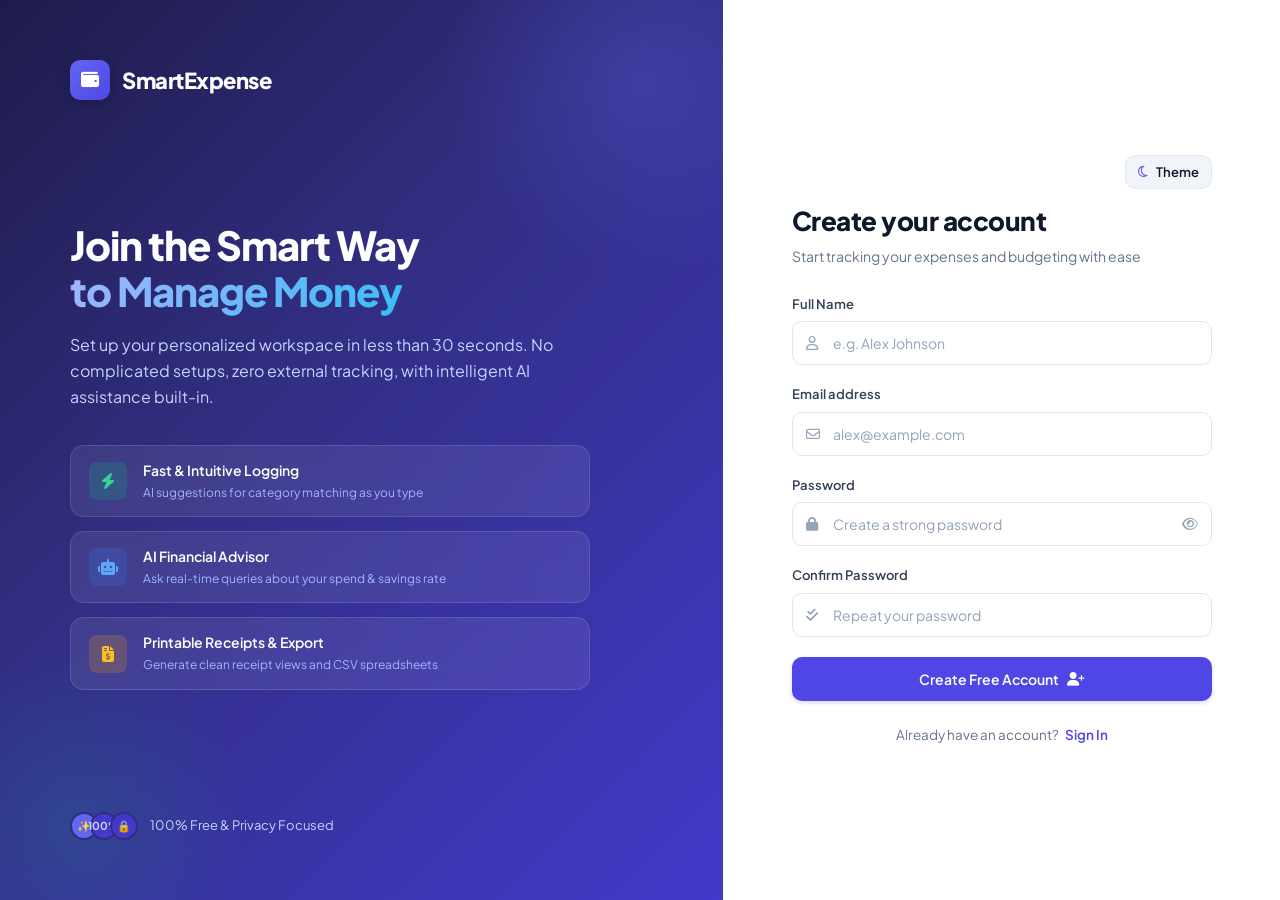
<file: register.html>
<!DOCTYPE html>
<html lang="en">
<head>
    <meta charset="UTF-8">
    <meta name="viewport" content="width=device-width, initial-scale=1.0">
    <title>Create Account - Smart Expense Tracker</title>
    <meta name="description" content="Register your account to begin tracking expenses and building healthy financial habits.">
    <!-- Fonts & Icons -->
    <link rel="preconnect" href="https://fonts.googleapis.com">
    <link rel="preconnect" href="https://fonts.gstatic.com" crossorigin>
    <link href="https://fonts.googleapis.com/css2?family=Plus+Jakarta+Sans:wght@300;400;500;600;700;800&display=swap" rel="stylesheet">
    <link rel="stylesheet" href="https://cdnjs.cloudflare.com/ajax/libs/font-awesome/6.5.1/css/all.min.css">
    <link rel="stylesheet" href="css/style.css">
    <link rel="stylesheet" href="css/theme.css">
</head>
<body class="auth-page">

    <!-- Toast Notification Container -->
    <div id="toastContainer"></div>

    <div class="auth-container">
        
        <!-- LEFT SECTION: BRAND HERO SHOWCASE -->
        <div class="auth-banner">
            <div>
                <a href="index.html" class="brand-logo">
                    <i class="fa-solid fa-wallet"></i>
                    <span>SmartExpense</span>
                </a>
            </div>

            <div class="brand-hero">
                <h1>Join the Smart Way<br><span>to Manage Money</span></h1>
                <p>
                    Set up your personalized workspace in less than 30 seconds. No complicated setups, zero external tracking, with intelligent AI assistance built-in.
                </p>

                <div class="brand-features">
                    <div class="feature-pill">
                        <div class="feature-icon-wrapper green">
                            <i class="fa-solid fa-bolt"></i>
                        </div>
                        <div class="feature-pill-text">
                            <h4>Fast & Intuitive Logging</h4>
                            <p>AI suggestions for category matching as you type</p>
                        </div>
                    </div>

                    <div class="feature-pill">
                        <div class="feature-icon-wrapper blue">
                            <i class="fa-solid fa-robot"></i>
                        </div>
                        <div class="feature-pill-text">
                            <h4>AI Financial Advisor</h4>
                            <p>Ask real-time queries about your spend & savings rate</p>
                        </div>
                    </div>

                    <div class="feature-pill">
                        <div class="feature-icon-wrapper amber">
                            <i class="fa-solid fa-file-invoice-dollar"></i>
                        </div>
                        <div class="feature-pill-text">
                            <h4>Printable Receipts & Export</h4>
                            <p>Generate clean receipt views and CSV spreadsheets</p>
                        </div>
                    </div>
                </div>
            </div>

            <div class="auth-trust">
                <div class="auth-trust-avatars">
                    <span>✨</span>
                    <span>100%</span>
                    <span>🔒</span>
                </div>
                <span>100% Free & Privacy Focused</span>
            </div>
        </div>

        <!-- RIGHT SECTION: REGISTER FORM -->
        <div class="auth-form-wrapper">
            <div class="auth-card">
                <div class="auth-card-header">
                    <h2>Create your account</h2>
                    <p>Start tracking your expenses and budgeting with ease</p>
                </div>

                <form id="registerForm" autocomplete="on">
                    <div class="form-group">
                        <label for="name">Full Name</label>
                        <div class="input-container">
                            <i class="fa-regular fa-user input-icon-left"></i>
                            <input 
                                type="text" 
                                id="name" 
                                placeholder="e.g. Alex Johnson" 
                                required
                                autocomplete="name"
                            >
                        </div>
                    </div>

                    <div class="form-group">
                        <label for="email">Email address</label>
                        <div class="input-container">
                            <i class="fa-regular fa-envelope input-icon-left"></i>
                            <input 
                                type="email" 
                                id="email" 
                                placeholder="alex@example.com" 
                                required
                                autocomplete="email"
                            >
                        </div>
                    </div>

                    <div class="form-group">
                        <label for="password">Password</label>
                        <div class="input-container">
                            <i class="fa-solid fa-lock input-icon-left"></i>
                            <input 
                                type="password" 
                                id="password" 
                                placeholder="Create a strong password" 
                                required
                                autocomplete="new-password"
                            >
                            <button type="button" class="toggle-password" id="toggleRegPasswordBtn" title="Toggle password visibility">
                                <i class="fa-regular fa-eye" id="regPasswordEyeIcon"></i>
                            </button>
                        </div>
                    </div>

                    <div class="form-group">
                        <label for="confirmPassword">Confirm Password</label>
                        <div class="input-container">
                            <i class="fa-solid fa-check-double input-icon-left"></i>
                            <input 
                                type="password" 
                                id="confirmPassword" 
                                placeholder="Repeat your password" 
                                required
                                autocomplete="new-password"
                            >
                        </div>
                    </div>

                    <button type="submit" class="btn-primary" id="registerSubmitBtn">
                        <span>Create Free Account</span>
                        <i class="fa-solid fa-user-plus"></i>
                    </button>
                </form>

                <div class="auth-footer">
                    Already have an account? <a href="index.html">Sign In</a>
                </div>
            </div>
        </div>

    </div>

    <!-- SCRIPTS -->
    <script src="js/ai-assistant.js"></script>
    <script src="js/script.js"></script>
</body>
</html>
</file>
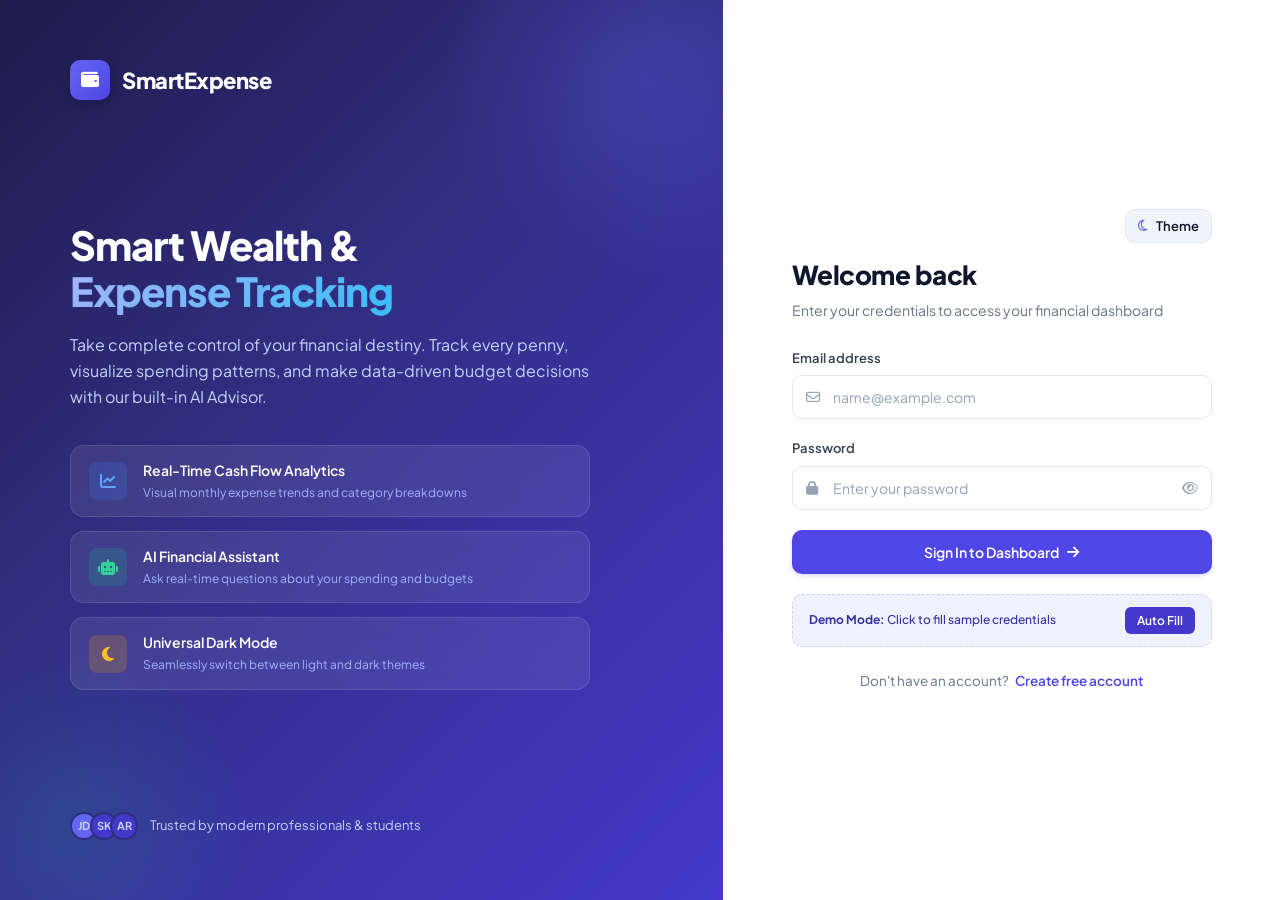
<file: transactions.html>
<!DOCTYPE html>
<html lang="en">
<head>
    <meta charset="UTF-8">
    <meta name="viewport" content="width=device-width, initial-scale=1.0">
    <title>Transactions - Smart Expense Tracker</title>
    <meta name="description" content="View and manage complete transaction history, incomes, expenses, export CSV reports, and preview receipts.">
    <!-- Fonts & Icons -->
    <link rel="preconnect" href="https://fonts.googleapis.com">
    <link rel="preconnect" href="https://fonts.gstatic.com" crossorigin>
    <link href="https://fonts.googleapis.com/css2?family=Plus+Jakarta+Sans:wght@300;400;500;600;700;800&display=swap" rel="stylesheet">
    <link rel="stylesheet" href="https://cdnjs.cloudflare.com/ajax/libs/font-awesome/6.5.1/css/all.min.css">
    <!-- Google Identity Services (GIS) OAuth -->
    <script src="https://accounts.google.com/gsi/client" async defer></script>
    <link rel="stylesheet" href="css/style.css">
    <link rel="stylesheet" href="css/transactions.css">
    <link rel="stylesheet" href="css/theme.css">
    <link rel="stylesheet" href="css/ai-chat.css">
    <link rel="stylesheet" href="css/google-drive.css">
</head>
<body>

    <!-- Toast Container -->
    <div id="toastContainer"></div>

    <!-- SIDEBAR -->
    <aside class="sidebar" id="appSidebar">
        <a href="dashboard.html" class="sidebar-brand">
            <div class="brand-icon-box">
                <i class="fa-solid fa-wallet"></i>
            </div>
            <div class="brand-title">Smart<span>Expense</span></div>
        </a>

        <div class="sidebar-nav-section-label">Main Menu</div>
        <nav class="sidebar-nav">
            <a href="dashboard.html">
                <i class="fa-solid fa-chart-pie"></i>
                <span>Dashboard</span>
            </a>
            <a href="expenses.html">
                <i class="fa-solid fa-receipt"></i>
                <span>Expenses</span>
            </a>
            <a href="transactions.html" class="active">
                <i class="fa-solid fa-arrow-right-arrow-left"></i>
                <span>Transactions</span>
            </a>
            <a href="budget.html">
                <i class="fa-solid fa-bullseye"></i>
                <span>Budget</span>
            </a>
            <a href="reports.html">
                <i class="fa-solid fa-chart-simple"></i>
                <span>Reports & Analytics</span>
            </a>
            <a href="cloud-backup.html">
                <i class="fa-brands fa-google-drive"></i>
                <span>Cloud Backup</span>
            </a>
            <a href="ai-advisor.html">
                <i class="fa-solid fa-robot"></i>
                <span>Ask AI Advisor</span>
            </a>
        </nav>

        <div class="sidebar-user">
            <div class="user-info-chip">
                <div class="user-avatar-circle" id="userAvatarText">U</div>
                <div class="user-text-details">
                    <div class="user-name-display" id="sidebarUserName">User</div>
                    <div class="user-role-badge">Personal Account</div>
                </div>
            </div>
            <button class="sidebar-logout-btn" id="logoutBtn" title="Sign Out">
                <i class="fa-solid fa-arrow-right-from-bracket"></i>
            </button>
        </div>
    </aside>

    <!-- MAIN CONTENT -->
    <main class="main-content">
        
        <!-- TOP APP BAR -->
        <header class="top-bar">
            <div class="top-bar-left">
                <button class="mobile-menu-toggle" id="mobileMenuBtn" aria-label="Toggle navigation menu">
                    <i class="fa-solid fa-bars"></i>
                </button>
                <div class="page-title-group">
                    <h1>Transactions Ledger</h1>
                    <p>Complete audit of all cash-in and cash-out records</p>
                </div>
            </div>

            <div class="top-bar-actions">
                <button type="button" class="theme-toggle-btn" id="globalThemeToggleBtn" title="Toggle Light/Dark Theme">
                    <i class="fa-regular fa-sun theme-icon-sun"></i>
                    <i class="fa-regular fa-moon theme-icon-moon"></i>
                    <span class="theme-label-text">Theme</span>
                </button>

                <button class="btn-export-csv" id="exportCsvBtn" title="Export current list to CSV">
                    <i class="fa-solid fa-file-csv"></i>
                    <span>Export CSV</span>
                </button>
                <button class="btn-add-trans" id="openAddModalBtn">
                    <i class="fa-solid fa-plus"></i>
                    <span>Add Transaction</span>
                </button>
            </div>
        </header>

        <!-- VIEW CONTAINER -->
        <div class="transactions-view">

            <!-- 1. SUMMARY METRICS -->
            <section class="trans-metrics-grid">
                <div class="trans-metric-card">
                    <div class="metric-header">
                        <span>Net Balance</span>
                        <div class="metric-mini-badge balance">
                            <i class="fa-solid fa-vault"></i>
                        </div>
                    </div>
                    <h3 id="netBalanceDisplay">₹0</h3>
                </div>

                <div class="trans-metric-card">
                    <div class="metric-header">
                        <span>Total Inflow</span>
                        <div class="metric-mini-badge income">
                            <i class="fa-solid fa-arrow-down-left"></i>
                        </div>
                    </div>
                    <h3 id="totalIncomeDisplay" style="color: var(--success);">₹0</h3>
                </div>

                <div class="trans-metric-card">
                    <div class="metric-header">
                        <span>Total Outflow</span>
                        <div class="metric-mini-badge expense">
                            <i class="fa-solid fa-arrow-up-right"></i>
                        </div>
                    </div>
                    <h3 id="totalExpenseDisplay" style="color: var(--danger);">₹0</h3>
                </div>

                <div class="trans-metric-card">
                    <div class="metric-header">
                        <span>Total Records</span>
                        <div class="metric-mini-badge count">
                            <i class="fa-solid fa-receipt"></i>
                        </div>
                    </div>
                    <h3 id="totalCountDisplay">0</h3>
                </div>
            </section>

            <!-- 2. FILTER & SEARCH PANEL -->
            <section class="filter-panel">
                <div class="filter-row-top">
                    <!-- Search Box -->
                    <div class="search-box">
                        <i class="fa-solid fa-magnifying-glass search-icon"></i>
                        <input type="text" id="searchInput" placeholder="Search by name, note, category...">
                        <button type="button" class="btn-clear-search" id="clearSearchBtn">
                            <i class="fa-solid fa-xmark"></i>
                        </button>
                    </div>

                    <!-- Filter Dropdowns -->
                    <div class="filter-controls">
                        <select id="typeFilter" class="custom-select">
                            <option value="all">All Types</option>
                            <option value="expense">Expenses Only</option>
                            <option value="income">Incomes Only</option>
                        </select>

                        <select id="categoryFilter" class="custom-select">
                            <option value="all">All Categories</option>
                        </select>

                        <select id="paymentFilter" class="custom-select">
                            <option value="all">All Payment Methods</option>
                            <option value="UPI">📱 UPI</option>
                            <option value="Cash">💵 Cash</option>
                            <option value="Debit Card">💳 Debit Card</option>
                            <option value="Credit Card">💳 Credit Card</option>
                            <option value="Bank Transfer">🏦 Bank Transfer</option>
                            <option value="Other">📦 Other</option>
                        </select>

                        <select id="dateRangeFilter" class="custom-select">
                            <option value="all">All Time</option>
                            <option value="today">Today</option>
                            <option value="this_week">This Week</option>
                            <option value="this_month">This Month</option>
                            <option value="custom">Custom Date Range...</option>
                        </select>

                        <select id="sortFilter" class="custom-select">
                            <option value="newest">Newest First</option>
                            <option value="oldest">Oldest First</option>
                            <option value="highest">Highest Amount</option>
                            <option value="lowest">Lowest Amount</option>
                        </select>

                        <button type="button" id="resetFiltersBtn" class="btn-reset-filters" title="Reset all filters">
                            <i class="fa-solid fa-rotate-left"></i>
                            <span>Reset</span>
                        </button>
                    </div>
                </div>

                <!-- Custom Date Range Row -->
                <div class="custom-date-row hidden" id="customDateRow">
                    <label for="startDate">From:</label>
                    <input type="date" id="startDate">
                    <label for="endDate">To:</label>
                    <input type="date" id="endDate">
                </div>
            </section>

            <!-- 3. TRANSACTIONS TABLE CARD -->
            <section class="transactions-table-card">
                <div class="table-header-meta">
                    <div style="font-size: 14px; font-weight: 700; color: var(--text-primary);">
                        All Transactions
                    </div>
                    <div class="showing-badge" id="showingCountBadge">Showing 0 records</div>
                </div>

                <div class="table-responsive-box">
                    <table class="trx-table">
                        <thead>
                            <tr>
                                <th>Date</th>
                                <th>Transaction</th>
                                <th>Type</th>
                                <th>Category</th>
                                <th>Payment</th>
                                <th>Amount</th>
                                <th style="text-align: right;">Actions</th>
                            </tr>
                        </thead>
                        <tbody id="transactionTableBody">
                            <!-- Populated dynamically via JS -->
                        </tbody>
                    </table>

                    <div id="emptyState" class="empty-state-box hidden" style="padding: 60px 20px;">
                        <i class="fa-regular fa-folder-open" style="font-size: 40px; color: var(--text-light); margin-bottom: 8px;"></i>
                        <h4 style="font-size: 16px; font-weight: 700;">No transactions found</h4>
                        <p id="emptyStateText" style="font-size: 13.5px; color: var(--text-muted); margin-bottom: 14px;">No matching transactions found with the active filters.</p>
                        <button type="button" class="btn-add-trans" id="emptyAddBtn">
                            <i class="fa-solid fa-plus"></i> Add Transaction
                        </button>
                    </div>
                </div>
            </section>

        </div>
    </main>

    <!-- TRANSACTION (ADD/EDIT) MODAL -->
    <div class="modal-backdrop hidden" id="transactionModal">
        <div class="modal-card">
            <div class="modal-header">
                <h3 id="modalTitle">Add New Transaction</h3>
                <button type="button" class="modal-close-btn" id="closeModalBtn" aria-label="Close modal">
                    <i class="fa-solid fa-xmark"></i>
                </button>
            </div>

            <form id="transactionForm">
                <input type="hidden" id="editTransactionId">
                <div class="modal-body">
                    <div class="type-toggle-group">
                        <button type="button" class="type-toggle-btn active expense" id="typeExpenseBtn">
                            <i class="fa-solid fa-arrow-up-right"></i> Expense
                        </button>
                        <button type="button" class="type-toggle-btn income" id="typeIncomeBtn">
                            <i class="fa-solid fa-arrow-down-left"></i> Income
                        </button>
                    </div>

                    <div class="modal-form-group">
                        <label for="transName">Description / Name</label>
                        <input type="text" id="transName" placeholder="e.g. Domino's Pizza, Client Freelance" required>
                    </div>

                    <div class="form-grid-2">
                        <div class="modal-form-group">
                            <label for="transAmount">Amount (₹)</label>
                            <input type="number" id="transAmount" placeholder="0.00" min="1" step="any" required>
                        </div>

                        <div class="modal-form-group">
                            <label for="transCategory">Category</label>
                            <select id="transCategory" required>
                                <!-- Categories populated dynamically -->
                            </select>
                        </div>
                    </div>

                    <div class="form-grid-2">
                        <div class="modal-form-group">
                            <label for="transDate">Date</label>
                            <input type="date" id="transDate" required>
                        </div>

                        <div class="modal-form-group">
                            <label for="transPayment">Payment Method</label>
                            <select id="transPayment" required>
                                <option value="UPI">📱 UPI</option>
                                <option value="Cash">💵 Cash</option>
                                <option value="Debit Card">💳 Debit Card</option>
                                <option value="Credit Card">💳 Credit Card</option>
                                <option value="Bank Transfer">🏦 Bank Transfer</option>
                                <option value="Other">📦 Other</option>
                            </select>
                        </div>
                    </div>

                    <div class="modal-form-group" style="margin-bottom: 0;">
                        <label for="transNotes">Notes (Optional)</label>
                        <input type="text" id="transNotes" placeholder="Additional details or invoice note...">
                    </div>
                </div>

                <div class="modal-footer">
                    <button type="button" class="btn-cancel" id="cancelModalBtn">Cancel</button>
                    <button type="submit" class="btn-save">
                        <i class="fa-solid fa-check"></i> Save Transaction
                    </button>
                </div>
            </form>
        </div>
    </div>

    <!-- TRANSACTION DETAIL / RECEIPT MODAL WITH AI ANALYSIS -->
    <div class="modal-backdrop hidden" id="detailModal">
        <div class="modal-card" style="max-width: 480px;">
            <div class="modal-header">
                <h3>Transaction Receipt</h3>
                <button type="button" class="modal-close-btn" id="closeDetailModalBtn" aria-label="Close receipt">
                    <i class="fa-solid fa-xmark"></i>
                </button>
            </div>

            <div class="modal-body">
                <div class="receipt-amount-box" id="detailAmountBox">
                    <span class="badge-pill" id="detailTypeBadge" style="margin-bottom: 8px;">Expense</span>
                    <h2 id="detailAmount">₹0</h2>
                    <div style="font-size: 15px; font-weight: 700; color: var(--text-primary); margin-top: 4px;" id="detailName">
                        Transaction Name
                    </div>
                </div>

                <div class="receipt-details-list">
                    <div class="receipt-row">
                        <span class="label">Date</span>
                        <span class="value" id="detailDate">-</span>
                    </div>
                    <div class="receipt-row">
                        <span class="label">Category</span>
                        <span class="value" id="detailCategory">-</span>
                    </div>
                    <div class="receipt-row">
                        <span class="label">Payment Method</span>
                        <span class="value" id="detailPayment">-</span>
                    </div>
                    <div class="receipt-row">
                        <span class="label">Reference ID</span>
                        <span class="value" id="detailId">-</span>
                    </div>
                    <div class="receipt-row" style="border-bottom: none;">
                        <span class="label">Notes</span>
                        <span class="value" id="detailNotes">-</span>
                    </div>
                </div>

                <!-- AI Analysis Box inside Receipt -->
                <div class="ai-expense-analysis-box" id="detailAIAnalysisBox">
                    <div class="ai-analysis-header">
                        <i class="fa-solid fa-wand-magic-sparkles"></i>
                        <span>AI Spending Analysis</span>
                    </div>
                    <div class="ai-analysis-text" id="detailAIAnalysisText">
                        Analyzing transaction frequency and budget impact...
                    </div>
                </div>
            </div>

            <div class="modal-footer">
                <button type="button" class="btn-cancel" id="printDetailBtn">
                    <i class="fa-solid fa-print"></i> Print
                </button>
                <button type="button" class="btn-save" id="closeDetailBtn">
                    Done
                </button>
            </div>
        </div>
    </div>

    <!-- SCRIPTS -->
    <script src="js/ai-assistant.js"></script>
    <script src="js/google-drive-sync.js"></script>
    <script src="js/transactions.js"></script>
</body>
</html>
</file>
<file: css/style.css>
/* =========================================================
   SMART EXPENSE TRACKER - GLOBAL SAAS DESIGN SYSTEM & AUTH
   ========================================================= */

@import url('https://fonts.googleapis.com/css2?family=Plus+Jakarta+Sans:wght@300;400;500;600;700;800&display=swap');
@import url('https://cdnjs.cloudflare.com/ajax/libs/font-awesome/6.5.1/css/all.min.css');
@import url('theme.css');
@import url('ai-chat.css');

:root {
    /* Color Palette */
    --primary: #4f46e5;
    --primary-hover: #4338ca;
    --primary-light: #eef2ff;
    --primary-subtle: rgba(79, 70, 229, 0.08);

    --success: #10b981;
    --success-hover: #059669;
    --success-light: #ecfdf5;
    --success-subtle: rgba(16, 185, 129, 0.1);

    --danger: #ef4444;
    --danger-hover: #dc2626;
    --danger-light: #fef2f2;
    --danger-subtle: rgba(239, 68, 68, 0.1);

    --warning: #f59e0b;
    --warning-hover: #d97706;
    --warning-light: #fffbeb;

    --info: #0ea5e9;
    --info-light: #f0f9ff;

    /* Neutrals */
    --bg-app: #f8fafc;
    --bg-card: #ffffff;
    --bg-muted: #f1f5f9;
    --bg-hover: #f8fafc;
    
    --sidebar-bg: #0f172a;
    --sidebar-hover: rgba(255, 255, 255, 0.06);
    --sidebar-active: #4f46e5;
    --sidebar-text: #94a3b8;
    --sidebar-text-active: #ffffff;

    --text-main: #0f172a;
    --text-body: #334155;
    --text-muted: #64748b;
    --text-light: #94a3b8;

    --border-color: #e2e8f0;
    --border-subtle: #f1f5f9;
    --border-focus: #818cf8;

    /* Radius */
    --radius-sm: 6px;
    --radius-md: 10px;
    --radius-lg: 14px;
    --radius-xl: 20px;
    --radius-full: 9999px;

    /* Elevation & Shadows */
    --shadow-xs: 0 1px 2px 0 rgba(0, 0, 0, 0.04);
    --shadow-sm: 0 1px 3px 0 rgba(0, 0, 0, 0.06), 0 1px 2px -1px rgba(0, 0, 0, 0.06);
    --shadow-md: 0 4px 6px -1px rgba(0, 0, 0, 0.07), 0 2px 4px -2px rgba(0, 0, 0, 0.05);
    --shadow-lg: 0 10px 15px -3px rgba(0, 0, 0, 0.08), 0 4px 6px -4px rgba(0, 0, 0, 0.04);
    --shadow-xl: 0 20px 25px -5px rgba(0, 0, 0, 0.08), 0 8px 10px -6px rgba(0, 0, 0, 0.04);

    --font-family: 'Plus Jakarta Sans', -apple-system, BlinkMacSystemFont, 'Segoe UI', Roboto, sans-serif;
    --transition-fast: 0.15s ease;
    --transition-base: 0.25s cubic-bezier(0.4, 0, 0.2, 1);
}

/* Base Styles */
* {
    margin: 0;
    padding: 0;
    box-sizing: border-box;
    font-family: var(--font-family);
    -webkit-font-smoothing: antialiased;
    -moz-osx-font-smoothing: grayscale;
}

body {
    min-height: 100vh;
    background-color: var(--bg-app);
    color: var(--text-main);
    line-height: 1.5;
    font-size: 14px;
}

/* =========================================================
   AUTH PAGES (LOGIN & REGISTER)
   ========================================================= */

.auth-page {
    min-height: 100vh;
    display: flex;
    background: #f8fafc;
}

.auth-container {
    width: 100%;
    min-height: 100vh;
    display: flex;
}

/* Left Brand Showcase Section */
.auth-banner {
    flex: 1.1;
    background: linear-gradient(135deg, #1e1b4b 0%, #312e81 40%, #4338ca 100%);
    color: #ffffff;
    padding: 60px 70px;
    display: flex;
    flex-direction: column;
    justify-content: space-between;
    position: relative;
    overflow: hidden;
}

.auth-banner::before {
    content: '';
    position: absolute;
    top: -120px;
    right: -120px;
    width: 400px;
    height: 400px;
    border-radius: 50%;
    background: radial-gradient(circle, rgba(99, 102, 241, 0.25) 0%, rgba(99, 102, 241, 0) 70%);
    pointer-events: none;
}

.auth-banner::after {
    content: '';
    position: absolute;
    bottom: -100px;
    left: -100px;
    width: 350px;
    height: 350px;
    border-radius: 50%;
    background: radial-gradient(circle, rgba(16, 185, 129, 0.15) 0%, rgba(16, 185, 129, 0) 70%);
    pointer-events: none;
}

.brand-logo {
    display: flex;
    align-items: center;
    gap: 12px;
    font-size: 22px;
    font-weight: 800;
    letter-spacing: -0.5px;
    color: #ffffff;
    text-decoration: none;
    z-index: 1;
}

.brand-logo i {
    width: 40px;
    height: 40px;
    background: linear-gradient(135deg, #6366f1, #4f46e5);
    border-radius: 10px;
    display: flex;
    align-items: center;
    justify-content: center;
    font-size: 18px;
    box-shadow: 0 4px 12px rgba(0, 0, 0, 0.2);
}

.brand-hero {
    max-width: 520px;
    margin: 40px 0;
    z-index: 1;
}

.brand-hero h1 {
    font-size: 40px;
    font-weight: 800;
    line-height: 1.15;
    letter-spacing: -1px;
    margin-bottom: 18px;
}

.brand-hero h1 span {
    background: linear-gradient(135deg, #a5b4fc, #38bdf8);
    -webkit-background-clip: text;
    -webkit-text-fill-color: transparent;
}

.brand-hero p {
    font-size: 16px;
    line-height: 1.6;
    color: #c7d2fe;
    margin-bottom: 36px;
}

/* Interactive Feature Cards inside Showcase */
.brand-features {
    display: flex;
    flex-direction: column;
    gap: 14px;
}

.feature-pill {
    display: flex;
    align-items: center;
    gap: 16px;
    background: rgba(255, 255, 255, 0.08);
    border: 1px solid rgba(255, 255, 255, 0.12);
    backdrop-filter: blur(12px);
    padding: 14px 18px;
    border-radius: var(--radius-lg);
    transition: var(--transition-base);
}

.feature-pill:hover {
    background: rgba(255, 255, 255, 0.12);
    transform: translateX(4px);
}

.feature-icon-wrapper {
    width: 38px;
    height: 38px;
    border-radius: 8px;
    display: flex;
    align-items: center;
    justify-content: center;
    font-size: 16px;
}

.feature-icon-wrapper.blue { background: rgba(59, 130, 246, 0.2); color: #60a5fa; }
.feature-icon-wrapper.green { background: rgba(16, 185, 129, 0.2); color: #34d399; }
.feature-icon-wrapper.amber { background: rgba(245, 158, 11, 0.2); color: #fbbf24; }

.feature-pill-text h4 {
    font-size: 14px;
    font-weight: 600;
    color: #ffffff;
    margin-bottom: 2px;
}

.feature-pill-text p {
    font-size: 12px;
    color: #a5b4fc;
    margin: 0;
}

/* Trust footer */
.auth-trust {
    display: flex;
    align-items: center;
    gap: 12px;
    font-size: 13px;
    color: #c7d2fe;
    z-index: 1;
}

.auth-trust-avatars {
    display: flex;
}

.auth-trust-avatars span {
    width: 28px;
    height: 28px;
    border-radius: 50%;
    border: 2px solid #312e81;
    background: #4338ca;
    display: inline-flex;
    align-items: center;
    justify-content: center;
    font-size: 11px;
    font-weight: 700;
    margin-left: -8px;
}

.auth-trust-avatars span:first-child { margin-left: 0; background: #6366f1; }

/* Right Form Section */
.auth-form-wrapper {
    flex: 0.9;
    min-width: 440px;
    display: flex;
    align-items: center;
    justify-content: center;
    padding: 40px;
    background: #ffffff;
}

.auth-card {
    width: 100%;
    max-width: 420px;
}

.auth-card-header {
    margin-bottom: 28px;
}

.auth-card-header h2 {
    font-size: 26px;
    font-weight: 800;
    color: var(--text-main);
    letter-spacing: -0.5px;
    margin-bottom: 6px;
}

.auth-card-header p {
    color: var(--text-muted);
    font-size: 14px;
}

/* Form Styles */
.form-group {
    margin-bottom: 20px;
}

.form-group label {
    display: block;
    font-size: 13px;
    font-weight: 600;
    color: var(--text-body);
    margin-bottom: 7px;
}

.input-container {
    position: relative;
    display: flex;
    align-items: center;
}

.input-icon-left {
    position: absolute;
    left: 14px;
    color: var(--text-light);
    font-size: 14px;
    pointer-events: none;
}

.input-container input {
    width: 100%;
    padding: 12px 14px 12px 40px;
    border: 1.5px solid var(--border-color);
    border-radius: var(--radius-md);
    font-size: 14px;
    color: var(--text-main);
    background: #ffffff;
    transition: var(--transition-fast);
}

.input-container input:focus {
    outline: none;
    border-color: var(--primary);
    box-shadow: 0 0 0 3px var(--primary-subtle);
}

.input-container input::placeholder {
    color: var(--text-light);
}

.input-container input.no-icon {
    padding-left: 14px;
}

.toggle-password {
    position: absolute;
    right: 14px;
    background: none;
    border: none;
    color: var(--text-light);
    cursor: pointer;
    padding: 0;
    width: auto;
    font-size: 14px;
    display: flex;
    align-items: center;
    justify-content: center;
}

.toggle-password:hover {
    color: var(--text-body);
}

/* Action Buttons */
.btn-primary {
    width: 100%;
    padding: 13px 20px;
    background: var(--primary);
    color: #ffffff;
    border: none;
    border-radius: var(--radius-md);
    font-size: 14px;
    font-weight: 600;
    cursor: pointer;
    display: inline-flex;
    align-items: center;
    justify-content: center;
    gap: 8px;
    box-shadow: 0 2px 4px rgba(79, 70, 229, 0.2);
    transition: var(--transition-fast);
}

.btn-primary:hover {
    background: var(--primary-hover);
    box-shadow: 0 4px 10px rgba(79, 70, 229, 0.3);
    transform: translateY(-1px);
}

.btn-primary:active {
    transform: translateY(0);
}

.btn-secondary {
    padding: 10px 18px;
    background: var(--bg-muted);
    color: var(--text-body);
    border: 1px solid var(--border-color);
    border-radius: var(--radius-md);
    font-size: 13px;
    font-weight: 600;
    cursor: pointer;
    transition: var(--transition-fast);
    display: inline-flex;
    align-items: center;
    gap: 8px;
}

.btn-secondary:hover {
    background: #e2e8f0;
    color: var(--text-main);
}

/* Demo account quick login box */
.demo-box {
    margin-top: 20px;
    padding: 12px 16px;
    background: var(--primary-light);
    border: 1px dashed #c7d2fe;
    border-radius: var(--radius-md);
    display: flex;
    align-items: center;
    justify-content: space-between;
}

.demo-box-text {
    font-size: 12px;
    color: #3730a3;
    font-weight: 500;
}

.demo-box-btn {
    background: #4338ca;
    color: #ffffff;
    border: none;
    padding: 6px 12px;
    border-radius: var(--radius-sm);
    font-size: 12px;
    font-weight: 600;
    cursor: pointer;
    transition: var(--transition-fast);
}

.demo-box-btn:hover {
    background: #312e81;
}

.auth-footer {
    text-align: center;
    margin-top: 24px;
    font-size: 13.5px;
    color: var(--text-muted);
}

.auth-footer a {
    color: var(--primary);
    text-decoration: none;
    font-weight: 600;
    margin-left: 4px;
    transition: var(--transition-fast);
}

.auth-footer a:hover {
    text-decoration: underline;
}

/* =========================================================
   TOAST NOTIFICATION SYSTEM
   ========================================================= */

#toastContainer {
    position: fixed;
    top: 24px;
    right: 24px;
    z-index: 9999;
    display: flex;
    flex-direction: column;
    gap: 10px;
    pointer-events: none;
}

.toast {
    pointer-events: auto;
    min-width: 300px;
    max-width: 420px;
    padding: 14px 18px;
    border-radius: var(--radius-md);
    background: #ffffff;
    color: var(--text-main);
    box-shadow: var(--shadow-xl), 0 0 0 1px rgba(0, 0, 0, 0.05);
    display: flex;
    align-items: center;
    gap: 12px;
    font-size: 13.5px;
    font-weight: 500;
    animation: toastSlideIn 0.3s cubic-bezier(0.16, 1, 0.3, 1) forwards;
    border-left: 4px solid var(--primary);
}

.toast.success {
    border-left-color: var(--success);
}

.toast.danger {
    border-left-color: var(--danger);
}

.toast.warning {
    border-left-color: var(--warning);
}

.toast-icon {
    font-size: 16px;
}

.toast.success .toast-icon { color: var(--success); }
.toast.danger .toast-icon { color: var(--danger); }
.toast.warning .toast-icon { color: var(--warning); }
.toast.info .toast-icon { color: var(--primary); }

@keyframes toastSlideIn {
    from {
        opacity: 0;
        transform: translateX(100%) scale(0.9);
    }
    to {
        opacity: 1;
        transform: translateX(0) scale(1);
    }
}

/* =========================================================
   RESPONSIVE AUTH
   ========================================================= */

@media (max-width: 960px) {
    .auth-banner {
        display: none;
    }
    
    .auth-form-wrapper {
        flex: 1;
        min-width: 100%;
        padding: 30px 20px;
    }
}
</file>
<file: css/theme.css>
/* =========================================================
   UNIVERSAL DARK MODE & THEME SYSTEM - SMART EXPENSE TRACKER
   ========================================================= */

/* Dark Mode Variable Overrides */
[data-theme="dark"] {
    /* Base Backgrounds */
    --bg-app: #0b0f19;
    --bg-main: #0b0f19;
    --bg-card: #111827;
    --bg-muted: #1f2937;
    --bg-subtle: #1a2234;
    --bg-hover: #1e293b;

    /* Sidebar */
    --sidebar-bg: #090d16;
    --sidebar-border: #1f2937;
    --sidebar-item: #94a3b8;
    --sidebar-item-hover: #ffffff;
    --sidebar-hover: rgba(255, 255, 255, 0.05);
    --sidebar-active: #4f46e5;

    /* Typography */
    --text-main: #f8fafc;
    --text-primary: #f8fafc;
    --text-body: #cbd5e1;
    --text-secondary: #cbd5e1;
    --text-muted: #94a3b8;
    --text-light: #64748b;

    /* Borders */
    --border-color: #1f2937;
    --border-subtle: #192231;
    --border-focus: #6366f1;

    /* Primary & Accents in Dark Mode */
    --primary-light: rgba(79, 70, 229, 0.18);
    --primary-subtle: rgba(79, 70, 229, 0.15);

    --success-light: rgba(16, 185, 129, 0.15);
    --success-subtle: rgba(16, 185, 129, 0.1);
    --success-border: rgba(16, 185, 129, 0.3);

    --danger-light: rgba(239, 68, 68, 0.15);
    --danger-subtle: rgba(239, 68, 68, 0.1);
    --danger-border: rgba(239, 68, 68, 0.3);

    --warning-light: rgba(245, 158, 11, 0.15);
    --purple-light: rgba(139, 92, 246, 0.15);

    /* Elevation & Shadows */
    --shadow-sm: 0 1px 3px rgba(0, 0, 0, 0.4);
    --shadow-md: 0 4px 12px rgba(0, 0, 0, 0.5);
    --shadow-lg: 0 10px 25px rgba(0, 0, 0, 0.6);
    --shadow-xl: 0 20px 25px rgba(0, 0, 0, 0.7);
}

/* Smooth Global Transition for Theme Switching */
body, 
.sidebar, 
.top-bar, 
.metric-card, 
.trans-metric-card, 
.chart-card, 
.section-card, 
.form-card, 
.table-card, 
.transactions-table-card,
.modal-card, 
.auth-form-wrapper,
.auth-card,
.toast,
input, 
select, 
textarea {
    transition: background-color 0.25s ease, border-color 0.25s ease, color 0.25s ease, box-shadow 0.25s ease;
}

/* =========================================================
   THEME TOGGLE BUTTON COMPONENT
   ========================================================= */

.theme-toggle-btn {
    background: var(--bg-muted);
    border: 1px solid var(--border-color);
    color: var(--text-secondary);
    padding: 8px 12px;
    border-radius: var(--radius-md);
    cursor: pointer;
    display: inline-flex;
    align-items: center;
    gap: 8px;
    font-size: 13px;
    font-weight: 600;
    transition: var(--transition-fast);
}

.theme-toggle-btn:hover {
    background: var(--bg-hover);
    color: var(--text-primary);
    border-color: #cbd5e1;
}

[data-theme="dark"] .theme-toggle-btn:hover {
    border-color: #374151;
}

.theme-icon-sun {
    display: none;
    color: #f59e0b;
}

.theme-icon-moon {
    display: inline-block;
    color: #6366f1;
}

[data-theme="dark"] .theme-icon-sun {
    display: inline-block;
}

[data-theme="dark"] .theme-icon-moon {
    display: none;
}

/* Dark Mode Specific Component Adjustments */
[data-theme="dark"] .top-bar {
    background: #0f1422;
    border-color: #1f2937;
}

[data-theme="dark"] .auth-form-wrapper {
    background: #0f1422;
}

[data-theme="dark"] input,
[data-theme="dark"] select,
[data-theme="dark"] textarea {
    background-color: #161e2e;
    color: #f8fafc;
    border-color: #283548;
}

[data-theme="dark"] input:focus,
[data-theme="dark"] select:focus,
[data-theme="dark"] textarea:focus {
    background-color: #1a2436;
    border-color: #6366f1;
}

[data-theme="dark"] .modern-table thead,
[data-theme="dark"] .trx-table thead {
    background: #151d2d;
    border-color: #1f2937;
}

[data-theme="dark"] .modern-table tbody tr:hover,
[data-theme="dark"] .trx-table tbody tr:hover {
    background: #172033;
}

[data-theme="dark"] .transaction-row-item {
    background: #141c2c;
    border-color: #1f2937;
}

[data-theme="dark"] .transaction-row-item:hover {
    background: #192337;
    border-color: #334155;
}

[data-theme="dark"] .trans-cat-icon {
    background: #1e293b;
    border-color: #334155;
}

[data-theme="dark"] .cat-pill-badge {
    background: #1e293b;
    color: #cbd5e1;
}

[data-theme="dark"] .custom-select {
    background-color: #161e2e;
    color: #f8fafc;
    border-color: #283548;
}

[data-theme="dark"] .toast {
    background: #161e2e;
    color: #f8fafc;
    box-shadow: 0 10px 25px rgba(0, 0, 0, 0.6), 0 0 0 1px #283548;
}

[data-theme="dark"] .modal-footer {
    background: #0f1523;
    border-color: #1f2937;
}

[data-theme="dark"] .btn-cancel,
[data-theme="dark"] .btn-cancel-exp,
[data-theme="dark"] .btn-export-csv {
    background: #1a2234;
    border-color: #2d3b52;
    color: #cbd5e1;
}

[data-theme="dark"] .btn-cancel:hover,
[data-theme="dark"] .btn-cancel-exp:hover,
[data-theme="dark"] .btn-export-csv:hover {
    background: #243048;
    color: #f8fafc;
}

[data-theme="dark"] .progress-track {
    background: #1f293d;
}

[data-theme="dark"] .type-toggle-group {
    background: #141c2c;
}

[data-theme="dark"] .type-toggle-btn.active.expense,
[data-theme="dark"] .type-toggle-btn.active.income {
    background: #1e293b;
}

[data-theme="dark"] .demo-box {
    background: rgba(79, 70, 229, 0.15);
    border-color: #4338ca;
}

[data-theme="dark"] .demo-box-text {
    color: #c7d2fe;
}
</file>
<file: css/dashboard.css>
/* =========================================================
   DASHBOARD STYLES - MODERN SAAS FINANCIAL PLATFORM
   ========================================================= */

@import url('https://fonts.googleapis.com/css2?family=Plus+Jakarta+Sans:wght@300;400;500;600;700;800&display=swap');
@import url('https://cdnjs.cloudflare.com/ajax/libs/font-awesome/6.5.1/css/all.min.css');
@import url('theme.css');
@import url('ai-chat.css');

:root {
    --primary: #4f46e5;
    --primary-hover: #4338ca;
    --primary-light: #eef2ff;
    --primary-subtle: rgba(79, 70, 229, 0.08);

    --success: #10b981;
    --success-hover: #059669;
    --success-light: #ecfdf5;
    --success-subtle: rgba(16, 185, 129, 0.1);

    --danger: #ef4444;
    --danger-hover: #dc2626;
    --danger-light: #fef2f2;
    --danger-subtle: rgba(239, 68, 68, 0.1);

    --warning: #f59e0b;
    --warning-light: #fffbeb;

    --purple: #8b5cf6;
    --purple-light: #f5f3ff;

    --sidebar-bg: #0f172a;
    --sidebar-border: #1e293b;
    --sidebar-item: #94a3b8;
    --sidebar-item-hover: #ffffff;
    --sidebar-item-active: #4f46e5;

    --bg-main: #f8fafc;
    --bg-card: #ffffff;
    --bg-subtle: #f1f5f9;

    --text-primary: #0f172a;
    --text-secondary: #334155;
    --text-muted: #64748b;
    --text-light: #94a3b8;

    --border-color: #e2e8f0;
    --border-subtle: #f1f5f9;

    --radius-sm: 6px;
    --radius-md: 10px;
    --radius-lg: 14px;
    --radius-xl: 20px;
    --radius-full: 9999px;

    --shadow-sm: 0 1px 3px rgba(0, 0, 0, 0.05);
    --shadow-md: 0 4px 12px rgba(0, 0, 0, 0.05);
    --shadow-lg: 0 10px 25px -4px rgba(0, 0, 0, 0.06);
    --shadow-xl: 0 20px 25px -5px rgba(0, 0, 0, 0.08);

    --transition: all 0.2s cubic-bezier(0.4, 0, 0.2, 1);
}

* {
    margin: 0;
    padding: 0;
    box-sizing: border-box;
    font-family: 'Plus Jakarta Sans', -apple-system, BlinkMacSystemFont, 'Segoe UI', Roboto, sans-serif;
    -webkit-font-smoothing: antialiased;
}

body {
    background-color: var(--bg-main);
    color: var(--text-primary);
    display: flex;
    min-height: 100vh;
}

/* =========================================================
   SIDEBAR NAVIGATION
   ========================================================= */

.sidebar {
    width: 260px;
    min-height: 100vh;
    background: var(--sidebar-bg);
    border-right: 1px solid var(--sidebar-border);
    color: #ffffff;
    display: flex;
    flex-direction: column;
    padding: 24px 16px;
    position: sticky;
    top: 0;
    height: 100vh;
    z-index: 100;
    transition: var(--transition);
}

.sidebar-brand {
    display: flex;
    align-items: center;
    gap: 12px;
    padding: 8px 12px 28px 12px;
    text-decoration: none;
    color: #ffffff;
}

.brand-icon-box {
    width: 38px;
    height: 38px;
    border-radius: 10px;
    background: linear-gradient(135deg, #6366f1, #4f46e5);
    display: flex;
    align-items: center;
    justify-content: center;
    font-size: 17px;
    color: #ffffff;
    box-shadow: 0 4px 12px rgba(79, 70, 229, 0.35);
}

.brand-title {
    font-size: 18px;
    font-weight: 800;
    letter-spacing: -0.4px;
}

.brand-title span {
    color: #818cf8;
}

.sidebar-nav-section-label {
    font-size: 11px;
    font-weight: 700;
    text-transform: uppercase;
    letter-spacing: 0.8px;
    color: #64748b;
    padding: 10px 12px 6px 12px;
}

.sidebar-nav {
    display: flex;
    flex-direction: column;
    gap: 4px;
    flex: 1;
}

.sidebar-nav a {
    display: flex;
    align-items: center;
    gap: 12px;
    padding: 11px 14px;
    color: var(--sidebar-item);
    text-decoration: none;
    font-size: 13.5px;
    font-weight: 600;
    border-radius: var(--radius-md);
    transition: var(--transition);
}

.sidebar-nav a i {
    font-size: 16px;
    width: 20px;
    text-align: center;
}

.sidebar-nav a:hover {
    background: var(--sidebar-hover);
    color: var(--sidebar-item-hover);
    transform: translateX(3px);
}

.sidebar-nav a.active {
    background: var(--sidebar-active);
    color: #ffffff;
    box-shadow: 0 4px 12px rgba(79, 70, 229, 0.35);
}

.sidebar-user {
    border-top: 1px solid var(--sidebar-border);
    padding-top: 16px;
    display: flex;
    align-items: center;
    justify-content: space-between;
    margin-top: auto;
}

.user-info-chip {
    display: flex;
    align-items: center;
    gap: 10px;
    text-decoration: none;
    overflow: hidden;
}

.user-avatar-circle {
    width: 36px;
    height: 36px;
    border-radius: 50%;
    background: linear-gradient(135deg, #6366f1, #a855f7);
    display: flex;
    align-items: center;
    justify-content: center;
    color: #ffffff;
    font-weight: 700;
    font-size: 13px;
    flex-shrink: 0;
}

.user-text-details {
    overflow: hidden;
}

.user-name-display {
    font-size: 13px;
    font-weight: 700;
    color: #ffffff;
    white-space: nowrap;
    text-overflow: ellipsis;
    overflow: hidden;
}

.user-role-badge {
    font-size: 11px;
    color: #94a3b8;
}

.sidebar-logout-btn {
    background: transparent;
    border: none;
    color: #94a3b8;
    width: 34px;
    height: 34px;
    border-radius: var(--radius-sm);
    display: flex;
    align-items: center;
    justify-content: center;
    cursor: pointer;
    transition: var(--transition);
}

.sidebar-logout-btn:hover {
    background: rgba(239, 68, 68, 0.15);
    color: #f87171;
}

/* =========================================================
   MAIN APP CONTAINER
   ========================================================= */

.main-content {
    flex: 1;
    display: flex;
    flex-direction: column;
    min-width: 0;
    overflow-y: auto;
}

/* Top App Bar */
.top-bar {
    background: #ffffff;
    border-bottom: 1px solid var(--border-color);
    padding: 18px 36px;
    display: flex;
    align-items: center;
    justify-content: space-between;
    position: sticky;
    top: 0;
    z-index: 90;
}

.top-bar-left {
    display: flex;
    align-items: center;
    gap: 16px;
}

.mobile-menu-toggle {
    display: none;
    background: transparent;
    border: 1px solid var(--border-color);
    width: 38px;
    height: 38px;
    border-radius: var(--radius-md);
    align-items: center;
    justify-content: center;
    cursor: pointer;
    font-size: 16px;
    color: var(--text-secondary);
}

.page-title-group h1 {
    font-size: 22px;
    font-weight: 800;
    letter-spacing: -0.5px;
    color: var(--text-primary);
}

.page-title-group p {
    font-size: 13px;
    color: var(--text-muted);
}

.top-bar-actions {
    display: flex;
    align-items: center;
    gap: 12px;
}

.btn-quick-add {
    background: var(--primary);
    color: #ffffff;
    border: none;
    padding: 10px 18px;
    border-radius: var(--radius-md);
    font-size: 13.5px;
    font-weight: 600;
    cursor: pointer;
    display: inline-flex;
    align-items: center;
    gap: 8px;
    box-shadow: 0 2px 4px rgba(79, 70, 229, 0.2);
    transition: var(--transition);
}

.btn-quick-add:hover {
    background: var(--primary-hover);
    transform: translateY(-1px);
    box-shadow: 0 4px 10px rgba(79, 70, 229, 0.3);
}

.btn-quick-income {
    background: var(--success);
    color: #ffffff;
    border: none;
    padding: 10px 18px;
    border-radius: var(--radius-md);
    font-size: 13.5px;
    font-weight: 600;
    cursor: pointer;
    display: inline-flex;
    align-items: center;
    gap: 8px;
    box-shadow: 0 2px 4px rgba(16, 185, 129, 0.2);
    transition: var(--transition);
}

.btn-quick-income:hover {
    background: var(--success-hover);
    transform: translateY(-1px);
    box-shadow: 0 4px 10px rgba(16, 185, 129, 0.3);
}

/* Dashboard Body View */
.dashboard-view {
    padding: 32px 36px;
    max-width: 1400px;
    width: 100%;
    margin: 0 auto;
    display: flex;
    flex-direction: column;
    gap: 28px;
}

/* =========================================================
   SUMMARY METRIC CARDS
   ========================================================= */

.metrics-grid {
    display: grid;
    grid-template-columns: repeat(4, 1fr);
    gap: 20px;
}

.metric-card {
    background: var(--bg-card);
    border: 1px solid var(--border-color);
    border-radius: var(--radius-lg);
    padding: 22px;
    box-shadow: var(--shadow-sm);
    display: flex;
    flex-direction: column;
    justify-content: space-between;
    transition: var(--transition);
    position: relative;
    overflow: hidden;
}

.metric-card:hover {
    transform: translateY(-3px);
    box-shadow: var(--shadow-md);
    border-color: #cbd5e1;
}

.metric-card-top {
    display: flex;
    align-items: center;
    justify-content: space-between;
    margin-bottom: 12px;
}

.metric-label {
    font-size: 13px;
    font-weight: 600;
    color: var(--text-muted);
}

.metric-icon-badge {
    width: 40px;
    height: 40px;
    border-radius: 10px;
    display: flex;
    align-items: center;
    justify-content: center;
    font-size: 16px;
}

.metric-icon-badge.balance { background: var(--primary-light); color: var(--primary); }
.metric-icon-badge.income { background: var(--success-light); color: var(--success); }
.metric-icon-badge.expense { background: var(--danger-light); color: var(--danger); }
.metric-icon-badge.monthly { background: var(--purple-light); color: var(--purple); }

.metric-card-value {
    font-size: 26px;
    font-weight: 800;
    letter-spacing: -0.5px;
    color: var(--text-primary);
    margin-bottom: 8px;
}

.metric-trend {
    display: flex;
    align-items: center;
    gap: 6px;
    font-size: 12px;
    font-weight: 600;
    color: var(--text-muted);
}

.metric-trend.positive { color: var(--success); }
.metric-trend.negative { color: var(--danger); }

/* =========================================================
   AI / SMART INSIGHTS BANNER
   ========================================================= */

.smart-insights-card {
    background: linear-gradient(135deg, #1e1b4b 0%, #312e81 60%, #4338ca 100%);
    border-radius: var(--radius-lg);
    padding: 24px 28px;
    color: #ffffff;
    display: flex;
    align-items: center;
    justify-content: space-between;
    gap: 24px;
    box-shadow: var(--shadow-md);
    position: relative;
    overflow: hidden;
}

.smart-insights-card::after {
    content: '';
    position: absolute;
    right: -40px;
    top: -40px;
    width: 200px;
    height: 200px;
    border-radius: 50%;
    background: radial-gradient(circle, rgba(99, 102, 241, 0.3) 0%, transparent 70%);
}

.insights-left {
    display: flex;
    align-items: flex-start;
    gap: 16px;
    z-index: 1;
}

.insights-icon-circle {
    width: 44px;
    height: 44px;
    border-radius: 12px;
    background: rgba(255, 255, 255, 0.15);
    backdrop-filter: blur(8px);
    display: flex;
    align-items: center;
    justify-content: center;
    font-size: 20px;
    color: #a5b4fc;
    flex-shrink: 0;
}

.insights-content h3 {
    font-size: 16px;
    font-weight: 700;
    margin-bottom: 4px;
    display: flex;
    align-items: center;
    gap: 8px;
}

.insights-badge {
    background: rgba(16, 185, 129, 0.25);
    color: #34d399;
    font-size: 11px;
    padding: 2px 8px;
    border-radius: var(--radius-full);
    font-weight: 700;
}

.insights-content p {
    font-size: 13.5px;
    color: #c7d2fe;
    line-height: 1.5;
    max-width: 720px;
}

.insights-action-btn {
    background: rgba(255, 255, 255, 0.15);
    border: 1px solid rgba(255, 255, 255, 0.2);
    color: #ffffff;
    padding: 10px 18px;
    border-radius: var(--radius-md);
    font-size: 13px;
    font-weight: 600;
    cursor: pointer;
    white-space: nowrap;
    z-index: 1;
    transition: var(--transition);
}

.insights-action-btn:hover {
    background: #ffffff;
    color: var(--primary);
}

/* =========================================================
   ANALYTICS & CHARTS SECTION
   ========================================================= */

.analytics-grid {
    display: grid;
    grid-template-columns: 1.6fr 1fr;
    gap: 24px;
}

.chart-card {
    background: var(--bg-card);
    border: 1px solid var(--border-color);
    border-radius: var(--radius-lg);
    padding: 24px;
    box-shadow: var(--shadow-sm);
    display: flex;
    flex-direction: column;
}

.card-header {
    display: flex;
    align-items: center;
    justify-content: space-between;
    margin-bottom: 20px;
}

.card-header-title h3 {
    font-size: 16px;
    font-weight: 700;
    color: var(--text-primary);
}

.card-header-title p {
    font-size: 12.5px;
    color: var(--text-muted);
}

.chart-container-box {
    position: relative;
    height: 260px;
    width: 100%;
    display: flex;
    align-items: center;
    justify-content: center;
}

/* Empty Chart State */
.chart-empty-state {
    display: flex;
    flex-direction: column;
    align-items: center;
    justify-content: center;
    color: var(--text-muted);
    font-size: 13px;
    gap: 8px;
}

.chart-empty-state i {
    font-size: 32px;
    color: var(--text-light);
}

/* =========================================================
   RECENT TRANSACTIONS & QUICK ACTIVITY
   ========================================================= */

.activity-grid {
    display: grid;
    grid-template-columns: 2fr 1fr;
    gap: 24px;
}

.section-card {
    background: var(--bg-card);
    border: 1px solid var(--border-color);
    border-radius: var(--radius-lg);
    padding: 24px;
    box-shadow: var(--shadow-sm);
}

.card-view-all-link {
    color: var(--primary);
    text-decoration: none;
    font-size: 13px;
    font-weight: 600;
    display: inline-flex;
    align-items: center;
    gap: 4px;
    transition: var(--transition);
}

.card-view-all-link:hover {
    text-decoration: underline;
}

.transaction-list {
    display: flex;
    flex-direction: column;
    gap: 10px;
}

.transaction-row-item {
    display: flex;
    align-items: center;
    justify-content: space-between;
    padding: 12px 14px;
    border-radius: var(--radius-md);
    background: var(--bg-main);
    border: 1px solid var(--border-subtle);
    transition: var(--transition);
}

.transaction-row-item:hover {
    background: #ffffff;
    border-color: var(--border-color);
    box-shadow: var(--shadow-xs);
}

.trans-item-left {
    display: flex;
    align-items: center;
    gap: 14px;
}

.trans-cat-icon {
    width: 40px;
    height: 40px;
    border-radius: 10px;
    display: flex;
    align-items: center;
    justify-content: center;
    font-size: 16px;
    background: #ffffff;
    border: 1px solid var(--border-color);
}

.trans-cat-icon.expense { background: var(--danger-light); color: var(--danger); border-color: #fecdd3; }
.trans-cat-icon.income { background: var(--success-light); color: var(--success); border-color: #a7f3d0; }

.trans-info h4 {
    font-size: 14px;
    font-weight: 600;
    color: var(--text-primary);
    margin-bottom: 2px;
}

.trans-meta {
    display: flex;
    align-items: center;
    gap: 8px;
    font-size: 12px;
    color: var(--text-muted);
}

.trans-badge {
    padding: 2px 6px;
    border-radius: var(--radius-sm);
    font-size: 11px;
    font-weight: 600;
    background: #e2e8f0;
    color: var(--text-secondary);
}

.trans-item-right {
    text-align: right;
}

.trans-amount {
    font-size: 15px;
    font-weight: 700;
    margin-bottom: 2px;
}

.trans-amount.expense { color: var(--danger); }
.trans-amount.income { color: var(--success); }

.trans-date {
    font-size: 11.5px;
    color: var(--text-light);
}

/* Empty State */
.empty-state-box {
    text-align: center;
    padding: 40px 20px;
    display: flex;
    flex-direction: column;
    align-items: center;
    gap: 10px;
}

.empty-state-box i {
    font-size: 38px;
    color: var(--text-light);
}

.empty-state-box h4 {
    font-size: 15px;
    font-weight: 700;
    color: var(--text-primary);
}

.empty-state-box p {
    font-size: 13px;
    color: var(--text-muted);
    max-width: 320px;
}

/* Quick Category Budget Breakdown List on Right */
.category-summary-list {
    display: flex;
    flex-direction: column;
    gap: 14px;
}

.category-bar-item {
    display: flex;
    flex-direction: column;
    gap: 6px;
}

.cat-bar-header {
    display: flex;
    justify-content: space-between;
    font-size: 13px;
    font-weight: 600;
}

.cat-bar-name {
    display: flex;
    align-items: center;
    gap: 6px;
    color: var(--text-secondary);
}

.cat-bar-val {
    color: var(--text-primary);
}

.progress-track {
    width: 100%;
    height: 7px;
    background: var(--bg-subtle);
    border-radius: var(--radius-full);
    overflow: hidden;
}

.progress-fill {
    height: 100%;
    background: var(--primary);
    border-radius: var(--radius-full);
    transition: width 0.5s ease;
}

/* =========================================================
   TRANSACTION MODAL DIALOG
   ========================================================= */

.modal-backdrop {
    position: fixed;
    top: 0;
    left: 0;
    width: 100vw;
    height: 100vh;
    background: rgba(15, 23, 42, 0.6);
    backdrop-filter: blur(4px);
    display: flex;
    align-items: center;
    justify-content: center;
    z-index: 1000;
    padding: 20px;
    transition: var(--transition);
}

.modal-backdrop.hidden {
    opacity: 0;
    visibility: hidden;
    pointer-events: none;
}

.modal-card {
    background: #ffffff;
    border-radius: var(--radius-xl);
    width: 100%;
    max-width: 520px;
    box-shadow: var(--shadow-xl);
    overflow: hidden;
    animation: modalPop 0.25s cubic-bezier(0.16, 1, 0.3, 1) forwards;
}

@keyframes modalPop {
    from {
        opacity: 0;
        transform: scale(0.95) translateY(10px);
    }
    to {
        opacity: 1;
        transform: scale(1) translateY(0);
    }
}

.modal-header {
    padding: 20px 24px;
    border-bottom: 1px solid var(--border-color);
    display: flex;
    align-items: center;
    justify-content: space-between;
}

.modal-header h3 {
    font-size: 18px;
    font-weight: 700;
}

.modal-close-btn {
    background: transparent;
    border: none;
    width: 32px;
    height: 32px;
    border-radius: var(--radius-sm);
    color: var(--text-muted);
    font-size: 16px;
    cursor: pointer;
    display: flex;
    align-items: center;
    justify-content: center;
    transition: var(--transition);
}

.modal-close-btn:hover {
    background: var(--bg-muted);
    color: var(--text-primary);
}

.modal-body {
    padding: 24px;
}

/* Type Toggle Switch (Expense vs Income) */
.type-toggle-group {
    display: grid;
    grid-template-columns: 1fr 1fr;
    background: var(--bg-subtle);
    padding: 4px;
    border-radius: var(--radius-md);
    gap: 4px;
    margin-bottom: 20px;
}

.type-toggle-btn {
    padding: 9px;
    border: none;
    border-radius: var(--radius-sm);
    font-size: 13.5px;
    font-weight: 600;
    color: var(--text-muted);
    background: transparent;
    cursor: pointer;
    transition: var(--transition);
    display: flex;
    align-items: center;
    justify-content: center;
    gap: 6px;
}

.type-toggle-btn.active.expense {
    background: #ffffff;
    color: var(--danger);
    box-shadow: var(--shadow-sm);
}

.type-toggle-btn.active.income {
    background: #ffffff;
    color: var(--success);
    box-shadow: var(--shadow-sm);
}

.form-grid-2 {
    display: grid;
    grid-template-columns: 1fr 1fr;
    gap: 16px;
}

.modal-form-group {
    margin-bottom: 18px;
}

.modal-form-group label {
    display: block;
    font-size: 13px;
    font-weight: 600;
    color: var(--text-body);
    margin-bottom: 6px;
}

.modal-form-group input,
.modal-form-group select,
.modal-form-group textarea {
    width: 100%;
    padding: 10px 14px;
    border: 1.5px solid var(--border-color);
    border-radius: var(--radius-md);
    font-size: 14px;
    color: var(--text-primary);
    background: #ffffff;
    transition: var(--transition);
}

.modal-form-group input:focus,
.modal-form-group select:focus,
.modal-form-group textarea:focus {
    outline: none;
    border-color: var(--primary);
    box-shadow: 0 0 0 3px var(--primary-subtle);
}

.modal-footer {
    padding: 16px 24px;
    background: var(--bg-subtle);
    border-top: 1px solid var(--border-color);
    display: flex;
    justify-content: flex-end;
    gap: 12px;
}

.btn-cancel {
    padding: 10px 18px;
    border: 1px solid var(--border-color);
    background: #ffffff;
    color: var(--text-body);
    border-radius: var(--radius-md);
    font-size: 13.5px;
    font-weight: 600;
    cursor: pointer;
    transition: var(--transition);
}

.btn-cancel:hover {
    background: var(--bg-subtle);
}

.btn-save {
    padding: 10px 22px;
    border: none;
    background: var(--primary);
    color: #ffffff;
    border-radius: var(--radius-md);
    font-size: 13.5px;
    font-weight: 600;
    cursor: pointer;
    display: inline-flex;
    align-items: center;
    gap: 6px;
    box-shadow: 0 2px 4px rgba(79, 70, 229, 0.2);
    transition: var(--transition);
}

.btn-save:hover {
    background: var(--primary-hover);
}

/* =========================================================
   RESPONSIVENESS
   ========================================================= */

@media (max-width: 1200px) {
    .metrics-grid {
        grid-template-columns: repeat(2, 1fr);
    }
    .analytics-grid, .activity-grid {
        grid-template-columns: 1fr;
    }
}

@media (max-width: 900px) {
    .sidebar {
        position: fixed;
        left: -280px;
        top: 0;
        bottom: 0;
    }
    .sidebar.open {
        left: 0;
        box-shadow: 10px 0 30px rgba(0, 0, 0, 0.25);
    }
    .mobile-menu-toggle {
        display: flex;
    }
    .top-bar {
        padding: 14px 20px;
    }
    .dashboard-view {
        padding: 20px;
    }
    .smart-insights-card {
        flex-direction: column;
        align-items: flex-start;
    }
    .insights-action-btn {
        width: 100%;
        text-align: center;
    }
}

@media (max-width: 600px) {
    .metrics-grid {
        grid-template-columns: 1fr;
    }
    .top-bar-actions {
        display: none;
    }
    .form-grid-2 {
        grid-template-columns: 1fr;
    }
}
</file>
<file: css/ai-chat.css>
/* =========================================================
   AI FINANCIAL ASSISTANT & CHAT UI - SMART EXPENSE TRACKER
   ========================================================= */

/* Floating Launcher Button */
.ai-floating-launcher {
    position: fixed;
    bottom: 28px;
    right: 28px;
    z-index: 999;
    display: flex;
    align-items: center;
    gap: 10px;
    background: linear-gradient(135deg, #4f46e5 0%, #7c3aed 100%);
    color: #ffffff;
    padding: 12px 20px;
    border-radius: var(--radius-full);
    box-shadow: 0 10px 25px rgba(79, 70, 229, 0.4);
    border: 1.5px solid rgba(255, 255, 255, 0.2);
    cursor: pointer;
    font-size: 14px;
    font-weight: 700;
    transition: all 0.25s cubic-bezier(0.16, 1, 0.3, 1);
}

.ai-floating-launcher:hover {
    transform: translateY(-3px) scale(1.02);
    box-shadow: 0 14px 30px rgba(79, 70, 229, 0.55);
}

.ai-launcher-icon {
    font-size: 16px;
    animation: aiPulse 2.5s infinite;
}

@keyframes aiPulse {
    0%, 100% { transform: scale(1); }
    50% { transform: scale(1.15) rotate(5deg); }
}

/* AI Assistant Chat Drawer / Modal */
.ai-chat-drawer {
    position: fixed;
    bottom: 95px;
    right: 28px;
    width: 420px;
    height: 600px;
    max-height: calc(100vh - 120px);
    background: var(--bg-card);
    border: 1px solid var(--border-color);
    border-radius: var(--radius-xl);
    box-shadow: var(--shadow-xl), 0 0 0 1px rgba(0, 0, 0, 0.05);
    z-index: 1000;
    display: flex;
    flex-direction: column;
    overflow: hidden;
    animation: chatSlideIn 0.3s cubic-bezier(0.16, 1, 0.3, 1) forwards;
    transition: all 0.25s ease;
}

.ai-chat-drawer.hidden {
    display: none;
}

@keyframes chatSlideIn {
    from {
        opacity: 0;
        transform: translateY(20px) scale(0.95);
    }
    to {
        opacity: 1;
        transform: translateY(0) scale(1);
    }
}

/* Chat Header */
.ai-chat-header {
    background: linear-gradient(135deg, #1e1b4b 0%, #312e81 60%, #4338ca 100%);
    color: #ffffff;
    padding: 16px 20px;
    display: flex;
    align-items: center;
    justify-content: space-between;
    border-bottom: 1px solid rgba(255, 255, 255, 0.1);
}

.ai-header-left {
    display: flex;
    align-items: center;
    gap: 12px;
}

.ai-header-avatar {
    width: 36px;
    height: 36px;
    border-radius: 10px;
    background: rgba(255, 255, 255, 0.15);
    backdrop-filter: blur(6px);
    display: flex;
    align-items: center;
    justify-content: center;
    font-size: 16px;
    color: #a5b4fc;
}

.ai-header-title h4 {
    font-size: 14.5px;
    font-weight: 700;
    color: #ffffff;
    margin-bottom: 2px;
}

.ai-header-status {
    font-size: 11.5px;
    color: #86efac;
    display: flex;
    align-items: center;
    gap: 5px;
}

.ai-status-dot {
    width: 6px;
    height: 6px;
    border-radius: 50%;
    background: #22c55e;
    display: inline-block;
    box-shadow: 0 0 6px #22c55e;
}

.ai-header-actions {
    display: flex;
    align-items: center;
    gap: 6px;
}

.ai-header-btn {
    background: rgba(255, 255, 255, 0.1);
    border: none;
    color: #ffffff;
    width: 28px;
    height: 28px;
    border-radius: var(--radius-sm);
    cursor: pointer;
    display: flex;
    align-items: center;
    justify-content: center;
    font-size: 12px;
    transition: var(--transition);
}

.ai-header-btn:hover {
    background: rgba(255, 255, 255, 0.2);
}

/* Chat Messages Container */
.ai-chat-messages {
    flex: 1;
    overflow-y: auto;
    padding: 20px;
    display: flex;
    flex-direction: column;
    gap: 16px;
    background: var(--bg-main);
}

/* Chat Bubbles */
.chat-msg {
    display: flex;
    flex-direction: column;
    max-width: 85%;
    animation: msgFadeIn 0.2s ease forwards;
}

@keyframes msgFadeIn {
    from { opacity: 0; transform: translateY(6px); }
    to { opacity: 1; transform: translateY(0); }
}

.chat-msg.user {
    align-self: flex-end;
}

.chat-msg.assistant {
    align-self: flex-start;
}

.chat-bubble {
    padding: 12px 16px;
    border-radius: 16px;
    font-size: 13.5px;
    line-height: 1.55;
    word-break: break-word;
}

.chat-msg.user .chat-bubble {
    background: var(--primary);
    color: #ffffff;
    border-bottom-right-radius: 4px;
}

.chat-msg.assistant .chat-bubble {
    background: var(--bg-card);
    color: var(--text-primary);
    border: 1px solid var(--border-color);
    border-bottom-left-radius: 4px;
    box-shadow: var(--shadow-xs);
}

.chat-bubble strong {
    color: var(--text-primary);
}

.chat-msg.user .chat-bubble strong {
    color: #ffffff;
}

.chat-bubble ul, .chat-bubble ol {
    margin: 8px 0 8px 18px;
    padding: 0;
}

.chat-bubble li {
    margin-bottom: 4px;
}

.chat-time {
    font-size: 10.5px;
    color: var(--text-light);
    margin-top: 4px;
    align-self: flex-end;
}

.chat-msg.assistant .chat-time {
    align-self: flex-start;
}

/* Typing Indicator */
.typing-indicator {
    display: flex;
    align-items: center;
    gap: 4px;
    padding: 10px 16px;
    background: var(--bg-card);
    border: 1px solid var(--border-color);
    border-radius: 16px;
    border-bottom-left-radius: 4px;
    width: fit-content;
}

.typing-dot {
    width: 6px;
    height: 6px;
    background: var(--primary);
    border-radius: 50%;
    animation: typingBounce 1.4s infinite ease-in-out both;
}

.typing-dot:nth-child(1) { animation-delay: -0.32s; }
.typing-dot:nth-child(2) { animation-delay: -0.16s; }

@keyframes typingBounce {
    0%, 80%, 100% { transform: scale(0); }
    40% { transform: scale(1); }
}

/* Suggested Prompts Shelf */
.ai-suggested-prompts {
    padding: 10px 16px;
    background: var(--bg-card);
    border-top: 1px solid var(--border-subtle);
    display: flex;
    gap: 8px;
    overflow-x: auto;
    scrollbar-width: none;
}

.ai-suggested-prompts::-webkit-scrollbar {
    display: none;
}

.prompt-chip {
    white-space: nowrap;
    background: var(--primary-light);
    color: var(--primary);
    border: 1px solid rgba(79, 70, 229, 0.2);
    padding: 6px 12px;
    border-radius: var(--radius-full);
    font-size: 12px;
    font-weight: 600;
    cursor: pointer;
    transition: var(--transition-fast);
}

.prompt-chip:hover {
    background: var(--primary);
    color: #ffffff;
}

[data-theme="dark"] .prompt-chip {
    background: rgba(79, 70, 229, 0.2);
    color: #a5b4fc;
    border-color: rgba(79, 70, 229, 0.4);
}

/* Chat Input Bar */
.ai-chat-input-bar {
    padding: 14px 16px;
    background: var(--bg-card);
    border-top: 1px solid var(--border-color);
    display: flex;
    align-items: center;
    gap: 10px;
}

.ai-chat-input-bar input {
    flex: 1;
    padding: 10px 14px;
    border: 1.5px solid var(--border-color);
    border-radius: var(--radius-md);
    font-size: 13.5px;
    background: var(--bg-main);
    color: var(--text-primary);
    transition: var(--transition-fast);
}

.ai-chat-input-bar input:focus {
    outline: none;
    border-color: var(--primary);
    background: var(--bg-card);
}

.ai-send-btn {
    background: var(--primary);
    color: #ffffff;
    border: none;
    width: 38px;
    height: 38px;
    border-radius: var(--radius-md);
    cursor: pointer;
    display: flex;
    align-items: center;
    justify-content: center;
    font-size: 14px;
    transition: var(--transition-fast);
}

.ai-send-btn:hover {
    background: var(--primary-hover);
}

.ai-send-btn:disabled {
    opacity: 0.5;
    cursor: not-allowed;
}

/* =========================================================
   MONTHLY AI SUMMARY CARD (DASHBOARD)
   ========================================================= */

.ai-monthly-summary-card {
    background: linear-gradient(135deg, #0f172a 0%, #1e1b4b 50%, #312e81 100%);
    border-radius: var(--radius-lg);
    padding: 24px 28px;
    color: #ffffff;
    border: 1px solid rgba(255, 255, 255, 0.1);
    position: relative;
    overflow: hidden;
    margin-bottom: 24px;
}

.ai-summary-header {
    display: flex;
    align-items: center;
    justify-content: space-between;
    margin-bottom: 18px;
}

.ai-summary-title {
    display: flex;
    align-items: center;
    gap: 10px;
    font-size: 16px;
    font-weight: 700;
}

.ai-summary-title i {
    color: #a5b4fc;
}

.ai-summary-badge {
    background: rgba(16, 185, 129, 0.2);
    color: #34d399;
    border: 1px solid rgba(16, 185, 129, 0.3);
    padding: 4px 10px;
    border-radius: var(--radius-full);
    font-size: 11.5px;
    font-weight: 700;
}

.ai-summary-metrics-row {
    display: grid;
    grid-template-columns: repeat(4, 1fr);
    gap: 16px;
    padding-bottom: 18px;
    border-bottom: 1px solid rgba(255, 255, 255, 0.1);
    margin-bottom: 16px;
}

.ai-summary-stat-box {
    display: flex;
    flex-direction: column;
    gap: 4px;
}

.ai-stat-lbl {
    font-size: 12px;
    color: #c7d2fe;
}

.ai-stat-val {
    font-size: 18px;
    font-weight: 800;
    color: #ffffff;
}

.ai-summary-recommendation {
    font-size: 13.5px;
    color: #e0e7ff;
    line-height: 1.5;
    display: flex;
    align-items: flex-start;
    gap: 10px;
}

.ai-summary-recommendation i {
    color: #fbbf24;
    font-size: 15px;
    margin-top: 2px;
}

/* =========================================================
   SMART CATEGORY SUGGESTION CHIP (FORM MODALS)
   ========================================================= */

.ai-category-suggestion-pill {
    display: inline-flex;
    align-items: center;
    gap: 8px;
    background: var(--primary-light);
    border: 1px dashed var(--primary);
    padding: 6px 12px;
    border-radius: var(--radius-md);
    margin-top: 6px;
    font-size: 12px;
    color: var(--primary);
    animation: fadeIn 0.2s ease forwards;
}

.ai-suggestion-apply-btn {
    background: var(--primary);
    color: #ffffff;
    border: none;
    padding: 3px 8px;
    border-radius: var(--radius-sm);
    font-size: 11px;
    font-weight: 700;
    cursor: pointer;
    transition: var(--transition-fast);
}

.ai-suggestion-apply-btn:hover {
    background: var(--primary-hover);
}

/* =========================================================
   AI EXPENSE ANALYSIS IN RECEIPT MODAL
   ========================================================= */

.ai-expense-analysis-box {
    background: var(--bg-subtle);
    border: 1px solid var(--border-color);
    border-radius: var(--radius-md);
    padding: 14px 16px;
    margin-top: 16px;
    display: flex;
    flex-direction: column;
    gap: 6px;
}

.ai-analysis-header {
    display: flex;
    align-items: center;
    gap: 6px;
    font-size: 12.5px;
    font-weight: 700;
    color: var(--primary);
}

.ai-analysis-text {
    font-size: 12.5px;
    color: var(--text-secondary);
    line-height: 1.5;
}

/* Mobile Responsiveness for AI Chat */
@media (max-width: 600px) {
    .ai-chat-drawer {
        right: 12px;
        left: 12px;
        bottom: 80px;
        width: auto;
        height: 520px;
    }
    .ai-floating-launcher {
        right: 16px;
        bottom: 16px;
        padding: 10px 16px;
        font-size: 13px;
    }
    .ai-summary-metrics-row {
        grid-template-columns: repeat(2, 1fr);
    }
}
</file>
<file: css/google-drive.css>
/* =========================================================
   GOOGLE DRIVE CLOUD BACKUP & RESTORE STYLES
   ========================================================= */

/* Top Bar Cloud Sync Button */
.btn-cloud-sync {
    background: var(--bg-card);
    border: 1.5px solid var(--border-color);
    color: var(--text-secondary);
    padding: 8px 14px;
    border-radius: var(--radius-md);
    font-size: 13px;
    font-weight: 600;
    cursor: pointer;
    display: inline-flex;
    align-items: center;
    gap: 8px;
    transition: var(--transition);
}

.btn-cloud-sync:hover {
    background: var(--bg-subtle);
    border-color: #cbd5e1;
    color: var(--text-primary);
}

.btn-cloud-sync i.fa-google-drive {
    color: #0f9d58;
    font-size: 14px;
}

.btn-cloud-sync.connected {
    border-color: #a7f3d0;
    background: var(--success-light);
    color: #065f46;
}

[data-theme="dark"] .btn-cloud-sync.connected {
    background: rgba(16, 185, 129, 0.15);
    color: #6ee7b7;
    border-color: rgba(16, 185, 129, 0.3);
}

/* Cloud Backup Modal Specifics */
.cloud-backup-card {
    background: var(--bg-card);
    border: 1px solid var(--border-color);
    border-radius: var(--radius-lg);
    padding: 20px;
    margin-bottom: 20px;
}

.cloud-status-banner {
    display: flex;
    align-items: center;
    justify-content: space-between;
    padding: 16px;
    border-radius: var(--radius-md);
    background: var(--bg-subtle);
    border: 1px solid var(--border-subtle);
    margin-bottom: 18px;
}

.cloud-status-left {
    display: flex;
    align-items: center;
    gap: 14px;
}

.cloud-drive-logo-icon {
    width: 44px;
    height: 44px;
    border-radius: 10px;
    background: #ffffff;
    border: 1px solid var(--border-color);
    display: flex;
    align-items: center;
    justify-content: center;
    font-size: 22px;
    color: #4285f4;
    box-shadow: var(--shadow-xs);
}

[data-theme="dark"] .cloud-drive-logo-icon {
    background: #1e293b;
}

.cloud-status-info h4 {
    font-size: 14.5px;
    font-weight: 700;
    color: var(--text-primary);
    margin-bottom: 2px;
    display: flex;
    align-items: center;
    gap: 8px;
}

.cloud-status-badge {
    font-size: 11px;
    font-weight: 700;
    padding: 2px 8px;
    border-radius: var(--radius-full);
}

.cloud-status-badge.connected {
    background: #dcfce7;
    color: #15803d;
}

.cloud-status-badge.disconnected {
    background: #f1f5f9;
    color: #64748b;
}

[data-theme="dark"] .cloud-status-badge.connected {
    background: rgba(16, 185, 129, 0.2);
    color: #86efac;
}

[data-theme="dark"] .cloud-status-badge.disconnected {
    background: #1e293b;
    color: #94a3b8;
}

.cloud-status-info p {
    font-size: 12.5px;
    color: var(--text-muted);
}

/* Cloud Actions Grid */
.cloud-actions-grid {
    display: grid;
    grid-template-columns: 1fr 1fr;
    gap: 12px;
    margin-bottom: 18px;
}

.btn-gdrive-action {
    padding: 12px 18px;
    border-radius: var(--radius-md);
    font-size: 13.5px;
    font-weight: 600;
    cursor: pointer;
    display: inline-flex;
    align-items: center;
    justify-content: center;
    gap: 8px;
    transition: var(--transition);
}

.btn-gdrive-backup {
    background: #0f9d58;
    color: #ffffff;
    border: none;
    box-shadow: 0 2px 6px rgba(15, 157, 88, 0.25);
}

.btn-gdrive-backup:hover {
    background: #0b8043;
    transform: translateY(-1px);
}

.btn-gdrive-restore {
    background: #4285f4;
    color: #ffffff;
    border: none;
    box-shadow: 0 2px 6px rgba(66, 133, 244, 0.25);
}

.btn-gdrive-restore:hover {
    background: #3367d6;
    transform: translateY(-1px);
}

.btn-gdrive-connect {
    background: #ffffff;
    border: 1.5px solid var(--border-color);
    color: var(--text-primary);
    padding: 10px 18px;
    border-radius: var(--radius-md);
    font-size: 13.5px;
    font-weight: 600;
    cursor: pointer;
    display: inline-flex;
    align-items: center;
    gap: 8px;
    box-shadow: var(--shadow-xs);
    transition: var(--transition);
}

.btn-gdrive-connect:hover {
    background: var(--bg-subtle);
    border-color: #cbd5e1;
}

.btn-gdrive-disconnect {
    background: transparent;
    border: 1px solid var(--border-color);
    color: var(--danger);
    padding: 8px 14px;
    border-radius: var(--radius-md);
    font-size: 12.5px;
    font-weight: 600;
    cursor: pointer;
    transition: var(--transition);
}

.btn-gdrive-disconnect:hover {
    background: var(--danger-light);
    border-color: var(--danger);
}

/* Auto Backup Setting Section */
.cloud-setting-row {
    display: flex;
    align-items: center;
    justify-content: space-between;
    padding: 14px 0;
    border-top: 1px solid var(--border-subtle);
}

.cloud-setting-info h5 {
    font-size: 13.5px;
    font-weight: 600;
    color: var(--text-primary);
    margin-bottom: 2px;
}

.cloud-setting-info p {
    font-size: 12px;
    color: var(--text-muted);
}

/* Client ID Configuration Accordion */
.gdrive-config-box {
    margin-top: 16px;
    padding: 14px 16px;
    background: var(--bg-subtle);
    border-radius: var(--radius-md);
    border: 1px dashed var(--border-color);
}

.gdrive-config-header {
    display: flex;
    align-items: center;
    justify-content: space-between;
    cursor: pointer;
    font-size: 12.5px;
    font-weight: 600;
    color: var(--text-secondary);
}

.gdrive-config-content {
    margin-top: 12px;
    display: flex;
    flex-direction: column;
    gap: 8px;
}

.gdrive-config-content.hidden {
    display: none;
}

.gdrive-config-content input {
    padding: 8px 12px;
    border: 1.5px solid var(--border-color);
    border-radius: var(--radius-sm);
    font-size: 12.5px;
    background: #ffffff;
}

[data-theme="dark"] .gdrive-config-content input {
    background: #161e2e;
}

.gdrive-config-help {
    font-size: 11.5px;
    color: var(--text-muted);
    line-height: 1.4;
}

.gdrive-config-help a {
    color: var(--primary);
    text-decoration: none;
    font-weight: 600;
}

.gdrive-config-help a:hover {
    text-decoration: underline;
}

/* Restore Preview Card */
.restore-preview-card {
    background: var(--bg-subtle);
    border: 1px solid var(--border-color);
    border-radius: var(--radius-md);
    padding: 16px;
    margin: 16px 0;
}

.restore-preview-stat {
    display: flex;
    justify-content: space-between;
    font-size: 13px;
    margin-bottom: 8px;
}

.restore-preview-stat:last-child {
    margin-bottom: 0;
}

.restore-preview-stat span.label {
    color: var(--text-muted);
}

.restore-preview-stat span.val {
    font-weight: 700;
    color: var(--text-primary);
}

.restore-options-group {
    display: flex;
    flex-direction: column;
    gap: 10px;
    margin: 16px 0;
}

.restore-option-radio {
    display: flex;
    align-items: flex-start;
    gap: 10px;
    padding: 12px;
    border: 1.5px solid var(--border-color);
    border-radius: var(--radius-md);
    cursor: pointer;
    transition: var(--transition);
}

.restore-option-radio:hover {
    border-color: var(--primary);
    background: var(--primary-light);
}

.restore-option-radio input {
    margin-top: 3px;
}

.restore-option-text h5 {
    font-size: 13.5px;
    font-weight: 700;
    color: var(--text-primary);
    margin-bottom: 2px;
}

.restore-option-text p {
    font-size: 12px;
    color: var(--text-muted);
}
</file>
<file: css/expenses.css>
/* =========================================================
   EXPENSES PAGE STYLES - MODERN SAAS FINANCIAL PLATFORM
   ========================================================= */

@import url('https://fonts.googleapis.com/css2?family=Plus+Jakarta+Sans:wght@300;400;500;600;700;800&display=swap');
@import url('https://cdnjs.cloudflare.com/ajax/libs/font-awesome/6.5.1/css/all.min.css');
@import url('theme.css');
@import url('ai-chat.css');

:root {
    --primary: #4f46e5;
    --primary-hover: #4338ca;
    --primary-light: #eef2ff;
    --primary-subtle: rgba(79, 70, 229, 0.08);

    --success: #10b981;
    --success-light: #ecfdf5;
    --danger: #ef4444;
    --danger-hover: #dc2626;
    --danger-light: #fef2f2;
    --warning: #f59e0b;

    --sidebar-bg: #0f172a;
    --sidebar-border: #1e293b;
    --sidebar-item: #94a3b8;
    --sidebar-item-hover: #ffffff;
    --sidebar-item-active: #4f46e5;

    --bg-main: #f8fafc;
    --bg-card: #ffffff;
    --bg-subtle: #f1f5f9;

    --text-primary: #0f172a;
    --text-secondary: #334155;
    --text-muted: #64748b;
    --text-light: #94a3b8;

    --border-color: #e2e8f0;
    --border-subtle: #f1f5f9;

    --radius-sm: 6px;
    --radius-md: 10px;
    --radius-lg: 14px;
    --radius-xl: 20px;
    --radius-full: 9999px;

    --shadow-sm: 0 1px 3px rgba(0, 0, 0, 0.05);
    --shadow-md: 0 4px 12px rgba(0, 0, 0, 0.05);
    --shadow-lg: 0 10px 25px -4px rgba(0, 0, 0, 0.06);
    --shadow-xl: 0 20px 25px -5px rgba(0, 0, 0, 0.08);

    --transition: all 0.2s cubic-bezier(0.4, 0, 0.2, 1);
}

* {
    margin: 0;
    padding: 0;
    box-sizing: border-box;
    font-family: 'Plus Jakarta Sans', -apple-system, BlinkMacSystemFont, 'Segoe UI', Roboto, sans-serif;
    -webkit-font-smoothing: antialiased;
}

body {
    background-color: var(--bg-main);
    color: var(--text-primary);
    display: flex;
    min-height: 100vh;
}

/* =========================================================
   SIDEBAR (CONSISTENT)
   ========================================================= */

.sidebar {
    width: 260px;
    min-height: 100vh;
    background: var(--sidebar-bg);
    border-right: 1px solid var(--sidebar-border);
    color: #ffffff;
    display: flex;
    flex-direction: column;
    padding: 24px 16px;
    position: sticky;
    top: 0;
    height: 100vh;
    z-index: 100;
    transition: var(--transition);
}

.sidebar-brand {
    display: flex;
    align-items: center;
    gap: 12px;
    padding: 8px 12px 28px 12px;
    text-decoration: none;
    color: #ffffff;
}

.brand-icon-box {
    width: 38px;
    height: 38px;
    border-radius: 10px;
    background: linear-gradient(135deg, #6366f1, #4f46e5);
    display: flex;
    align-items: center;
    justify-content: center;
    font-size: 17px;
    color: #ffffff;
    box-shadow: 0 4px 12px rgba(79, 70, 229, 0.35);
}

.brand-title {
    font-size: 18px;
    font-weight: 800;
    letter-spacing: -0.4px;
}

.brand-title span {
    color: #818cf8;
}

.sidebar-nav-section-label {
    font-size: 11px;
    font-weight: 700;
    text-transform: uppercase;
    letter-spacing: 0.8px;
    color: #64748b;
    padding: 10px 12px 6px 12px;
}

.sidebar-nav {
    display: flex;
    flex-direction: column;
    gap: 4px;
    flex: 1;
}

.sidebar-nav a {
    display: flex;
    align-items: center;
    gap: 12px;
    padding: 11px 14px;
    color: var(--sidebar-item);
    text-decoration: none;
    font-size: 13.5px;
    font-weight: 600;
    border-radius: var(--radius-md);
    transition: var(--transition);
}

.sidebar-nav a i {
    font-size: 16px;
    width: 20px;
    text-align: center;
}

.sidebar-nav a:hover {
    background: var(--sidebar-hover);
    color: var(--sidebar-item-hover);
    transform: translateX(3px);
}

.sidebar-nav a.active {
    background: var(--sidebar-active);
    color: #ffffff;
    box-shadow: 0 4px 12px rgba(79, 70, 229, 0.35);
}

.sidebar-user {
    border-top: 1px solid var(--sidebar-border);
    padding-top: 16px;
    display: flex;
    align-items: center;
    justify-content: space-between;
    margin-top: auto;
}

.user-info-chip {
    display: flex;
    align-items: center;
    gap: 10px;
    text-decoration: none;
    overflow: hidden;
}

.user-avatar-circle {
    width: 36px;
    height: 36px;
    border-radius: 50%;
    background: linear-gradient(135deg, #6366f1, #a855f7);
    display: flex;
    align-items: center;
    justify-content: center;
    color: #ffffff;
    font-weight: 700;
    font-size: 13px;
    flex-shrink: 0;
}

.user-text-details {
    overflow: hidden;
}

.user-name-display {
    font-size: 13px;
    font-weight: 700;
    color: #ffffff;
    white-space: nowrap;
    text-overflow: ellipsis;
    overflow: hidden;
}

.user-role-badge {
    font-size: 11px;
    color: #94a3b8;
}

.sidebar-logout-btn {
    background: transparent;
    border: none;
    color: #94a3b8;
    width: 34px;
    height: 34px;
    border-radius: var(--radius-sm);
    display: flex;
    align-items: center;
    justify-content: center;
    cursor: pointer;
    transition: var(--transition);
}

.sidebar-logout-btn:hover {
    background: rgba(239, 68, 68, 0.15);
    color: #f87171;
}

/* =========================================================
   MAIN APP CONTENT
   ========================================================= */

.main-content {
    flex: 1;
    display: flex;
    flex-direction: column;
    min-width: 0;
    overflow-y: auto;
}

.top-bar {
    background: #ffffff;
    border-bottom: 1px solid var(--border-color);
    padding: 18px 36px;
    display: flex;
    align-items: center;
    justify-content: space-between;
    position: sticky;
    top: 0;
    z-index: 90;
}

.top-bar-left {
    display: flex;
    align-items: center;
    gap: 16px;
}

.mobile-menu-toggle {
    display: none;
    background: transparent;
    border: 1px solid var(--border-color);
    width: 38px;
    height: 38px;
    border-radius: var(--radius-md);
    align-items: center;
    justify-content: center;
    cursor: pointer;
    font-size: 16px;
    color: var(--text-secondary);
}

.page-title-group h1 {
    font-size: 22px;
    font-weight: 800;
    letter-spacing: -0.5px;
    color: var(--text-primary);
}

.page-title-group p {
    font-size: 13px;
    color: var(--text-muted);
}

.btn-add-expense {
    background: var(--danger);
    color: #ffffff;
    border: none;
    padding: 10px 20px;
    border-radius: var(--radius-md);
    font-size: 13.5px;
    font-weight: 600;
    cursor: pointer;
    display: inline-flex;
    align-items: center;
    gap: 8px;
    box-shadow: 0 2px 4px rgba(239, 68, 68, 0.25);
    transition: var(--transition);
}

.btn-add-expense:hover {
    background: var(--danger-hover);
    transform: translateY(-1px);
    box-shadow: 0 4px 10px rgba(239, 68, 68, 0.35);
}

.expenses-view {
    padding: 32px 36px;
    max-width: 1400px;
    width: 100%;
    margin: 0 auto;
    display: flex;
    flex-direction: column;
    gap: 28px;
}

/* =========================================================
   SUMMARY METRIC CARDS
   ========================================================= */

.expense-metrics-grid {
    display: grid;
    grid-template-columns: repeat(3, 1fr);
    gap: 20px;
}

.metric-card {
    background: var(--bg-card);
    border: 1px solid var(--border-color);
    border-radius: var(--radius-lg);
    padding: 22px;
    box-shadow: var(--shadow-sm);
    display: flex;
    flex-direction: column;
    justify-content: space-between;
    transition: var(--transition);
}

.metric-card:hover {
    transform: translateY(-2px);
    box-shadow: var(--shadow-md);
    border-color: #cbd5e1;
}

.metric-top {
    display: flex;
    align-items: center;
    justify-content: space-between;
    margin-bottom: 12px;
}

.metric-label {
    font-size: 13px;
    font-weight: 600;
    color: var(--text-muted);
}

.metric-icon-badge {
    width: 38px;
    height: 38px;
    border-radius: 10px;
    display: flex;
    align-items: center;
    justify-content: center;
    font-size: 15px;
}

.metric-icon-badge.red { background: var(--danger-light); color: var(--danger); }
.metric-icon-badge.blue { background: var(--primary-light); color: var(--primary); }
.metric-icon-badge.amber { background: var(--warning-light); color: var(--warning); }

.metric-val {
    font-size: 26px;
    font-weight: 800;
    letter-spacing: -0.5px;
    color: var(--text-primary);
    margin-bottom: 6px;
}

.metric-sub {
    font-size: 12px;
    color: var(--text-muted);
}

/* =========================================================
   INLINE ADD/EDIT FORM (COLLAPSIBLE OR EMBEDDED)
   ========================================================= */

.form-card {
    background: #ffffff;
    border: 1.5px solid #cbd5e1;
    border-radius: var(--radius-lg);
    padding: 26px;
    box-shadow: var(--shadow-md);
    animation: fadeIn 0.25s ease forwards;
}

@keyframes fadeIn {
    from { opacity: 0; transform: translateY(-8px); }
    to { opacity: 1; transform: translateY(0); }
}

.form-card.hidden {
    display: none;
}

.form-card-header {
    display: flex;
    align-items: center;
    justify-content: space-between;
    margin-bottom: 22px;
    padding-bottom: 14px;
    border-bottom: 1px solid var(--border-subtle);
}

.form-card-header h3 {
    font-size: 17px;
    font-weight: 700;
    color: var(--text-primary);
}

.form-grid-3 {
    display: grid;
    grid-template-columns: repeat(3, 1fr);
    gap: 18px;
    margin-bottom: 18px;
}

.form-group {
    display: flex;
    flex-direction: column;
    gap: 6px;
}

.form-group label {
    font-size: 13px;
    font-weight: 600;
    color: var(--text-body);
}

.form-group input,
.form-group select {
    padding: 11px 14px;
    border: 1.5px solid var(--border-color);
    border-radius: var(--radius-md);
    font-size: 14px;
    color: var(--text-primary);
    background: #ffffff;
    transition: var(--transition);
}

.form-group input:focus,
.form-group select:focus {
    outline: none;
    border-color: var(--primary);
    box-shadow: 0 0 0 3px var(--primary-subtle);
}

.form-actions {
    display: flex;
    justify-content: flex-end;
    gap: 12px;
    margin-top: 10px;
}

.btn-save-exp {
    padding: 11px 22px;
    background: var(--danger);
    color: #ffffff;
    border: none;
    border-radius: var(--radius-md);
    font-size: 13.5px;
    font-weight: 600;
    cursor: pointer;
    display: inline-flex;
    align-items: center;
    gap: 8px;
    transition: var(--transition);
}

.btn-save-exp:hover {
    background: var(--danger-hover);
}

.btn-cancel-exp {
    padding: 11px 20px;
    background: #ffffff;
    border: 1px solid var(--border-color);
    color: var(--text-secondary);
    border-radius: var(--radius-md);
    font-size: 13.5px;
    font-weight: 600;
    cursor: pointer;
    transition: var(--transition);
}

.btn-cancel-exp:hover {
    background: var(--bg-subtle);
}

/* =========================================================
   EXPENSE TABLE SECTION & TOOLBAR
   ========================================================= */

.table-card {
    background: var(--bg-card);
    border: 1px solid var(--border-color);
    border-radius: var(--radius-lg);
    padding: 24px;
    box-shadow: var(--shadow-sm);
    display: flex;
    flex-direction: column;
    gap: 20px;
}

.table-toolbar {
    display: flex;
    align-items: center;
    justify-content: space-between;
    gap: 16px;
    flex-wrap: wrap;
}

.table-toolbar-left {
    display: flex;
    align-items: center;
    gap: 12px;
    flex: 1;
    min-width: 300px;
}

.search-input-wrapper {
    position: relative;
    flex: 1;
    max-width: 360px;
}

.search-input-wrapper i {
    position: absolute;
    left: 14px;
    top: 50%;
    transform: translateY(-50%);
    color: var(--text-light);
    font-size: 14px;
}

.search-input-wrapper input {
    width: 100%;
    padding: 10px 14px 10px 38px;
    border: 1.5px solid var(--border-color);
    border-radius: var(--radius-md);
    font-size: 13.5px;
    background: #ffffff;
    transition: var(--transition);
}

.search-input-wrapper input:focus {
    outline: none;
    border-color: var(--primary);
    box-shadow: 0 0 0 3px var(--primary-subtle);
}

.filter-select {
    padding: 10px 14px;
    border: 1.5px solid var(--border-color);
    border-radius: var(--radius-md);
    font-size: 13.5px;
    color: var(--text-secondary);
    background: #ffffff;
    cursor: pointer;
    font-weight: 500;
}

.filter-select:focus {
    outline: none;
    border-color: var(--primary);
}

.table-responsive-box {
    width: 100%;
    overflow-x: auto;
    border-radius: var(--radius-md);
    border: 1px solid var(--border-color);
}

.modern-table {
    width: 100%;
    border-collapse: collapse;
    text-align: left;
    font-size: 13.5px;
}

.modern-table thead {
    background: var(--bg-subtle);
    border-bottom: 1px solid var(--border-color);
}

.modern-table th {
    padding: 14px 18px;
    font-weight: 700;
    color: var(--text-secondary);
    font-size: 12.5px;
    text-transform: uppercase;
    letter-spacing: 0.5px;
}

.modern-table tbody tr {
    border-bottom: 1px solid var(--border-subtle);
    transition: var(--transition);
}

.modern-table tbody tr:last-child {
    border-bottom: none;
}

.modern-table tbody tr:hover {
    background: #f8fafc;
}

.modern-table td {
    padding: 16px 18px;
    color: var(--text-primary);
    vertical-align: middle;
}

.cat-pill-badge {
    display: inline-flex;
    align-items: center;
    gap: 6px;
    padding: 4px 10px;
    background: var(--bg-subtle);
    border-radius: var(--radius-full);
    font-size: 12px;
    font-weight: 600;
    color: var(--text-secondary);
}

.payment-tag {
    display: inline-flex;
    align-items: center;
    padding: 3px 8px;
    background: var(--primary-light);
    color: var(--primary);
    border-radius: var(--radius-sm);
    font-size: 11.5px;
    font-weight: 600;
}

.amount-expense-text {
    font-weight: 700;
    color: var(--danger);
    font-size: 14.5px;
}

.table-action-btns {
    display: flex;
    align-items: center;
    gap: 8px;
}

.btn-table-del {
    background: transparent;
    border: 1px solid #fecdd3;
    color: var(--danger);
    padding: 6px 12px;
    border-radius: var(--radius-sm);
    font-size: 12.5px;
    font-weight: 600;
    cursor: pointer;
    display: inline-flex;
    align-items: center;
    gap: 5px;
    transition: var(--transition);
}

.btn-table-del:hover {
    background: var(--danger-light);
    border-color: var(--danger);
}

/* Empty State */
.empty-table-state {
    text-align: center;
    padding: 60px 20px;
    display: flex;
    flex-direction: column;
    align-items: center;
    gap: 12px;
}

.empty-table-state i {
    font-size: 42px;
    color: var(--text-light);
}

.empty-table-state h4 {
    font-size: 16px;
    font-weight: 700;
    color: var(--text-primary);
}

.empty-table-state p {
    font-size: 13.5px;
    color: var(--text-muted);
    max-width: 360px;
}

/* =========================================================
   RESPONSIVENESS
   ========================================================= */

@media (max-width: 1024px) {
    .expense-metrics-grid {
        grid-template-columns: 1fr;
    }
    .form-grid-3 {
        grid-template-columns: 1fr 1fr;
    }
}

@media (max-width: 900px) {
    .sidebar {
        position: fixed;
        left: -280px;
        top: 0;
        bottom: 0;
    }
    .sidebar.open {
        left: 0;
        box-shadow: 10px 0 30px rgba(0, 0, 0, 0.25);
    }
    .mobile-menu-toggle {
        display: flex;
    }
    .top-bar, .expenses-view {
        padding: 20px;
    }
}

@media (max-width: 650px) {
    .form-grid-3 {
        grid-template-columns: 1fr;
    }
    .table-toolbar-left {
        flex-direction: column;
        align-items: stretch;
    }
    .search-input-wrapper {
        max-width: 100%;
    }
}

/* =========================================================
   MODAL OVERLAY & UTILITY FIXES
   Required so dynamically-injected Google Drive and AI modals
   render as floating dialogs instead of inline page content.
   ========================================================= */

.hidden {
    display: none !important;
}

.modal-backdrop {
    position: fixed;
    inset: 0;
    background: rgba(0, 0, 0, 0.5);
    backdrop-filter: blur(4px);
    -webkit-backdrop-filter: blur(4px);
    z-index: 9999;
    display: flex;
    align-items: center;
    justify-content: center;
    padding: 24px;
    animation: fadeInBackdrop 0.2s ease;
}

.modal-backdrop.hidden {
    display: none !important;
}

@keyframes fadeInBackdrop {
    from { opacity: 0; }
    to { opacity: 1; }
}

.modal-card {
    background: var(--bg-card, #ffffff);
    border-radius: var(--radius-xl, 20px);
    border: 1px solid var(--border-color, #e2e8f0);
    box-shadow: 0 20px 40px rgba(0, 0, 0, 0.12);
    width: 100%;
    max-width: 540px;
    max-height: 90vh;
    overflow-y: auto;
    animation: slideUpModal 0.25s cubic-bezier(0.34, 1.56, 0.64, 1);
}

@keyframes slideUpModal {
    from { opacity: 0; transform: translateY(16px) scale(0.97); }
    to { opacity: 1; transform: translateY(0) scale(1); }
}

.modal-header {
    display: flex;
    align-items: center;
    justify-content: space-between;
    padding: 20px 24px;
    border-bottom: 1px solid var(--border-subtle, #f1f5f9);
}

.modal-header h3 {
    font-size: 16px;
    font-weight: 700;
    color: var(--text-primary, #0f172a);
}

.modal-close-btn {
    width: 32px;
    height: 32px;
    border-radius: var(--radius-md, 10px);
    background: var(--bg-subtle, #f1f5f9);
    border: none;
    cursor: pointer;
    display: flex;
    align-items: center;
    justify-content: center;
    color: var(--text-muted, #64748b);
    font-size: 14px;
    transition: var(--transition, all 0.2s);
}

.modal-close-btn:hover {
    background: var(--danger-light, #fef2f2);
    color: var(--danger, #ef4444);
}

.modal-body {
    padding: 20px 24px;
}

.modal-footer {
    display: flex;
    align-items: center;
    justify-content: flex-end;
    gap: 12px;
    padding: 16px 24px;
    border-top: 1px solid var(--border-subtle, #f1f5f9);
}

.btn-cancel {
    background: var(--bg-subtle, #f1f5f9);
    color: var(--text-secondary, #334155);
    border: 1px solid var(--border-color, #e2e8f0);
    padding: 10px 20px;
    border-radius: var(--radius-md, 10px);
    font-size: 13.5px;
    font-weight: 600;
    cursor: pointer;
    transition: var(--transition, all 0.2s);
}

.btn-cancel:hover {
    background: var(--border-color, #e2e8f0);
}

.btn-save {
    background: var(--primary, #4f46e5);
    color: #ffffff;
    border: none;
    padding: 10px 20px;
    border-radius: var(--radius-md, 10px);
    font-size: 13.5px;
    font-weight: 700;
    cursor: pointer;
    display: inline-flex;
    align-items: center;
    gap: 8px;
    transition: var(--transition, all 0.2s);
}

.btn-save:hover {
    background: var(--primary-hover, #4338ca);
    transform: translateY(-1px);
}

.btn-secondary {
    background: var(--bg-card, #ffffff);
    border: 1.5px solid var(--border-color, #e2e8f0);
    color: var(--text-secondary, #334155);
    padding: 8px 14px;
    border-radius: var(--radius-md, 10px);
    font-size: 13px;
    font-weight: 600;
    cursor: pointer;
    display: inline-flex;
    align-items: center;
    gap: 8px;
    transition: var(--transition, all 0.2s);
}

.btn-secondary:hover {
    background: var(--bg-subtle, #f1f5f9);
}

.custom-select {
    padding: 8px 12px;
    border: 1.5px solid var(--border-color, #e2e8f0);
    border-radius: var(--radius-md, 10px);
    background: var(--bg-card, #ffffff);
    color: var(--text-primary, #0f172a);
    font-size: 13px;
    font-family: inherit;
    cursor: pointer;
    transition: var(--transition, all 0.2s);
}

.custom-select:focus {
    outline: none;
    border-color: var(--primary, #4f46e5);
    box-shadow: 0 0 0 3px var(--primary-subtle, rgba(79, 70, 229, 0.08));
}

.modal-form-group {
    margin-bottom: 16px;
}

.modal-form-group label {
    display: block;
    font-size: 12.5px;
    font-weight: 700;
    color: var(--text-secondary, #334155);
    text-transform: uppercase;
    letter-spacing: 0.4px;
    margin-bottom: 6px;
}

.modal-form-group input,
.modal-form-group select {
    width: 100%;
    padding: 10px 14px;
    border: 1.5px solid var(--border-color, #e2e8f0);
    border-radius: var(--radius-md, 10px);
    font-size: 14px;
    font-family: inherit;
    background: var(--bg-main, #f8fafc);
    color: var(--text-primary, #0f172a);
    transition: var(--transition, all 0.2s);
}

.modal-form-group input:focus,
.modal-form-group select:focus {
    outline: none;
    border-color: var(--primary, #4f46e5);
    background: var(--bg-card, #ffffff);
    box-shadow: 0 0 0 3px var(--primary-subtle, rgba(79, 70, 229, 0.08));
}

/* Progress bars (used in budget card if ever shown on expense page) */
.progress-track {
    width: 100%;
    height: 8px;
    background: var(--bg-subtle, #f1f5f9);
    border-radius: var(--radius-full, 9999px);
    overflow: hidden;
}

.progress-fill {
    height: 100%;
    border-radius: var(--radius-full, 9999px);
    background: var(--primary, #4f46e5);
    transition: width 0.5s cubic-bezier(0.4, 0, 0.2, 1);
}

/* Dark mode overrides for modal elements */
[data-theme="dark"] .modal-card {
    background: #111827;
    border-color: #1f2937;
}

[data-theme="dark"] .modal-header {
    border-bottom-color: #1f2937;
}

[data-theme="dark"] .modal-footer {
    border-top-color: #1f2937;
}

[data-theme="dark"] .btn-cancel {
    background: #1e293b;
    color: #cbd5e1;
    border-color: #1f2937;
}

[data-theme="dark"] .btn-cancel:hover {
    background: #0f172a;
}

[data-theme="dark"] .modal-form-group input,
[data-theme="dark"] .modal-form-group select,
[data-theme="dark"] .custom-select {
    background: #161e2e;
    color: #f8fafc;
    border-color: #1f2937;
}
</file>
<file: css/transactions.css>
/* =========================================================
   TRANSACTIONS PAGE STYLES - MODERN SAAS FINANCIAL PLATFORM
   ========================================================= */

@import url('https://fonts.googleapis.com/css2?family=Plus+Jakarta+Sans:wght@300;400;500;600;700;800&display=swap');
@import url('https://cdnjs.cloudflare.com/ajax/libs/font-awesome/6.5.1/css/all.min.css');
@import url('theme.css');
@import url('ai-chat.css');

:root {
    --primary: #4f46e5;
    --primary-hover: #4338ca;
    --primary-light: #eef2ff;
    --primary-subtle: rgba(79, 70, 229, 0.08);

    --success: #10b981;
    --success-hover: #059669;
    --success-light: #ecfdf5;
    --success-border: #a7f3d0;

    --danger: #ef4444;
    --danger-hover: #dc2626;
    --danger-light: #fef2f2;
    --danger-border: #fecdd3;

    --warning: #f59e0b;
    --warning-light: #fffbeb;

    --sidebar-bg: #0f172a;
    --sidebar-border: #1e293b;
    --sidebar-item: #94a3b8;
    --sidebar-item-hover: #ffffff;
    --sidebar-item-active: #4f46e5;

    --bg-main: #f8fafc;
    --bg-card: #ffffff;
    --bg-subtle: #f1f5f9;

    --text-primary: #0f172a;
    --text-secondary: #334155;
    --text-muted: #64748b;
    --text-light: #94a3b8;

    --border-color: #e2e8f0;
    --border-subtle: #f1f5f9;

    --radius-sm: 6px;
    --radius-md: 10px;
    --radius-lg: 14px;
    --radius-xl: 20px;
    --radius-full: 9999px;

    --shadow-sm: 0 1px 3px rgba(0, 0, 0, 0.05);
    --shadow-md: 0 4px 12px rgba(0, 0, 0, 0.05);
    --shadow-lg: 0 10px 25px -4px rgba(0, 0, 0, 0.06);
    --shadow-xl: 0 20px 25px -5px rgba(0, 0, 0, 0.08);

    --transition: all 0.2s cubic-bezier(0.4, 0, 0.2, 1);
}

* {
    margin: 0;
    padding: 0;
    box-sizing: border-box;
    font-family: 'Plus Jakarta Sans', -apple-system, BlinkMacSystemFont, 'Segoe UI', Roboto, sans-serif;
    -webkit-font-smoothing: antialiased;
}

body {
    background-color: var(--bg-main);
    color: var(--text-primary);
    display: flex;
    min-height: 100vh;
}

/* =========================================================
   SIDEBAR
   ========================================================= */

.sidebar {
    width: 260px;
    min-height: 100vh;
    background: var(--sidebar-bg);
    border-right: 1px solid var(--sidebar-border);
    color: #ffffff;
    display: flex;
    flex-direction: column;
    padding: 24px 16px;
    position: sticky;
    top: 0;
    height: 100vh;
    z-index: 100;
    transition: var(--transition);
}

.sidebar-brand {
    display: flex;
    align-items: center;
    gap: 12px;
    padding: 8px 12px 28px 12px;
    text-decoration: none;
    color: #ffffff;
}

.brand-icon-box {
    width: 38px;
    height: 38px;
    border-radius: 10px;
    background: linear-gradient(135deg, #6366f1, #4f46e5);
    display: flex;
    align-items: center;
    justify-content: center;
    font-size: 17px;
    color: #ffffff;
    box-shadow: 0 4px 12px rgba(79, 70, 229, 0.35);
}

.brand-title {
    font-size: 18px;
    font-weight: 800;
    letter-spacing: -0.4px;
}

.brand-title span {
    color: #818cf8;
}

.sidebar-nav-section-label {
    font-size: 11px;
    font-weight: 700;
    text-transform: uppercase;
    letter-spacing: 0.8px;
    color: #64748b;
    padding: 10px 12px 6px 12px;
}

.sidebar-nav {
    display: flex;
    flex-direction: column;
    gap: 4px;
    flex: 1;
}

.sidebar-nav a {
    display: flex;
    align-items: center;
    gap: 12px;
    padding: 11px 14px;
    color: var(--sidebar-item);
    text-decoration: none;
    font-size: 13.5px;
    font-weight: 600;
    border-radius: var(--radius-md);
    transition: var(--transition);
}

.sidebar-nav a i {
    font-size: 16px;
    width: 20px;
    text-align: center;
}

.sidebar-nav a:hover {
    background: var(--sidebar-hover);
    color: var(--sidebar-item-hover);
    transform: translateX(3px);
}

.sidebar-nav a.active {
    background: var(--sidebar-active);
    color: #ffffff;
    box-shadow: 0 4px 12px rgba(79, 70, 229, 0.35);
}

.sidebar-user {
    border-top: 1px solid var(--sidebar-border);
    padding-top: 16px;
    display: flex;
    align-items: center;
    justify-content: space-between;
    margin-top: auto;
}

.user-info-chip {
    display: flex;
    align-items: center;
    gap: 10px;
    text-decoration: none;
    overflow: hidden;
}

.user-avatar-circle {
    width: 36px;
    height: 36px;
    border-radius: 50%;
    background: linear-gradient(135deg, #6366f1, #a855f7);
    display: flex;
    align-items: center;
    justify-content: center;
    color: #ffffff;
    font-weight: 700;
    font-size: 13px;
    flex-shrink: 0;
}

.user-text-details {
    overflow: hidden;
}

.user-name-display {
    font-size: 13px;
    font-weight: 700;
    color: #ffffff;
    white-space: nowrap;
    text-overflow: ellipsis;
    overflow: hidden;
}

.user-role-badge {
    font-size: 11px;
    color: #94a3b8;
}

.sidebar-logout-btn {
    background: transparent;
    border: none;
    color: #94a3b8;
    width: 34px;
    height: 34px;
    border-radius: var(--radius-sm);
    display: flex;
    align-items: center;
    justify-content: center;
    cursor: pointer;
    transition: var(--transition);
}

.sidebar-logout-btn:hover {
    background: rgba(239, 68, 68, 0.15);
    color: #f87171;
}

/* =========================================================
   MAIN APP CONTENT
   ========================================================= */

.main-content {
    flex: 1;
    display: flex;
    flex-direction: column;
    min-width: 0;
    overflow-y: auto;
}

.top-bar {
    background: #ffffff;
    border-bottom: 1px solid var(--border-color);
    padding: 18px 36px;
    display: flex;
    align-items: center;
    justify-content: space-between;
    position: sticky;
    top: 0;
    z-index: 90;
}

.top-bar-left {
    display: flex;
    align-items: center;
    gap: 16px;
}

.mobile-menu-toggle {
    display: none;
    background: transparent;
    border: 1px solid var(--border-color);
    width: 38px;
    height: 38px;
    border-radius: var(--radius-md);
    align-items: center;
    justify-content: center;
    cursor: pointer;
    font-size: 16px;
    color: var(--text-secondary);
}

.page-title-group h1 {
    font-size: 22px;
    font-weight: 800;
    letter-spacing: -0.5px;
    color: var(--text-primary);
}

.page-title-group p {
    font-size: 13px;
    color: var(--text-muted);
}

.top-bar-actions {
    display: flex;
    align-items: center;
    gap: 12px;
}

.btn-export-csv {
    background: #ffffff;
    border: 1.5px solid var(--border-color);
    color: var(--text-secondary);
    padding: 10px 18px;
    border-radius: var(--radius-md);
    font-size: 13.5px;
    font-weight: 600;
    cursor: pointer;
    display: inline-flex;
    align-items: center;
    gap: 8px;
    transition: var(--transition);
}

.btn-export-csv:hover {
    background: var(--bg-subtle);
    border-color: #cbd5e1;
    color: var(--text-primary);
}

.btn-add-trans {
    background: var(--primary);
    color: #ffffff;
    border: none;
    padding: 10px 18px;
    border-radius: var(--radius-md);
    font-size: 13.5px;
    font-weight: 600;
    cursor: pointer;
    display: inline-flex;
    align-items: center;
    gap: 8px;
    box-shadow: 0 2px 4px rgba(79, 70, 229, 0.2);
    transition: var(--transition);
}

.btn-add-trans:hover {
    background: var(--primary-hover);
    transform: translateY(-1px);
    box-shadow: 0 4px 10px rgba(79, 70, 229, 0.3);
}

.transactions-view {
    padding: 32px 36px;
    max-width: 1400px;
    width: 100%;
    margin: 0 auto;
    display: flex;
    flex-direction: column;
    gap: 24px;
}

/* =========================================================
   SUMMARY METRIC CARDS
   ========================================================= */

.trans-metrics-grid {
    display: grid;
    grid-template-columns: repeat(4, 1fr);
    gap: 20px;
}

.trans-metric-card {
    background: var(--bg-card);
    border: 1px solid var(--border-color);
    border-radius: var(--radius-lg);
    padding: 20px;
    box-shadow: var(--shadow-sm);
    display: flex;
    flex-direction: column;
    justify-content: space-between;
    transition: var(--transition);
}

.trans-metric-card:hover {
    transform: translateY(-2px);
    box-shadow: var(--shadow-md);
    border-color: #cbd5e1;
}

.metric-header {
    display: flex;
    align-items: center;
    justify-content: space-between;
    margin-bottom: 10px;
}

.metric-header span {
    font-size: 13px;
    font-weight: 600;
    color: var(--text-muted);
}

.metric-mini-badge {
    width: 36px;
    height: 36px;
    border-radius: 8px;
    display: flex;
    align-items: center;
    justify-content: center;
    font-size: 14px;
}

.metric-mini-badge.balance { background: var(--primary-light); color: var(--primary); }
.metric-mini-badge.income { background: var(--success-light); color: var(--success); }
.metric-mini-badge.expense { background: var(--danger-light); color: var(--danger); }
.metric-mini-badge.count { background: #f1f5f9; color: #475569; }

.trans-metric-card h3 {
    font-size: 24px;
    font-weight: 800;
    letter-spacing: -0.5px;
    color: var(--text-primary);
}

/* =========================================================
   FILTER & CONTROLS TOOLBAR
   ========================================================= */

.filter-panel {
    background: var(--bg-card);
    border: 1px solid var(--border-color);
    border-radius: var(--radius-lg);
    padding: 20px;
    box-shadow: var(--shadow-sm);
    display: flex;
    flex-direction: column;
    gap: 16px;
}

.filter-row-top {
    display: flex;
    align-items: center;
    gap: 14px;
    flex-wrap: wrap;
}

.search-box {
    position: relative;
    flex: 1.5;
    min-width: 260px;
}

.search-box i.search-icon {
    position: absolute;
    left: 14px;
    top: 50%;
    transform: translateY(-50%);
    color: var(--text-light);
    font-size: 14px;
}

.search-box input {
    width: 100%;
    padding: 10px 38px 10px 38px;
    border: 1.5px solid var(--border-color);
    border-radius: var(--radius-md);
    font-size: 13.5px;
    background: #ffffff;
    transition: var(--transition);
}

.search-box input:focus {
    outline: none;
    border-color: var(--primary);
    box-shadow: 0 0 0 3px var(--primary-subtle);
}

.btn-clear-search {
    position: absolute;
    right: 12px;
    top: 50%;
    transform: translateY(-50%);
    background: none;
    border: none;
    color: var(--text-light);
    cursor: pointer;
    font-size: 13px;
    display: none;
}

.filter-controls {
    display: flex;
    align-items: center;
    gap: 10px;
    flex-wrap: wrap;
}

.custom-select {
    padding: 10px 14px;
    border: 1.5px solid var(--border-color);
    border-radius: var(--radius-md);
    font-size: 13px;
    font-weight: 500;
    color: var(--text-secondary);
    background: #ffffff;
    cursor: pointer;
    transition: var(--transition);
}

.custom-select:focus {
    outline: none;
    border-color: var(--primary);
}

.btn-reset-filters {
    padding: 10px 14px;
    background: var(--bg-subtle);
    border: 1px solid var(--border-color);
    color: var(--text-muted);
    border-radius: var(--radius-md);
    font-size: 13px;
    font-weight: 600;
    cursor: pointer;
    display: inline-flex;
    align-items: center;
    gap: 6px;
    transition: var(--transition);
}

.btn-reset-filters:hover {
    background: #e2e8f0;
    color: var(--text-primary);
}

/* Custom Date Range Row (Collapsible) */
.custom-date-row {
    display: flex;
    align-items: center;
    gap: 12px;
    padding-top: 12px;
    border-top: 1px dashed var(--border-subtle);
}

.custom-date-row.hidden {
    display: none;
}

.custom-date-row label {
    font-size: 12.5px;
    font-weight: 600;
    color: var(--text-muted);
}

.custom-date-row input[type="date"] {
    padding: 8px 12px;
    border: 1.5px solid var(--border-color);
    border-radius: var(--radius-md);
    font-size: 13px;
}

/* =========================================================
   TRANSACTION TABLE & CARD LIST
   ========================================================= */

.transactions-table-card {
    background: var(--bg-card);
    border: 1px solid var(--border-color);
    border-radius: var(--radius-lg);
    padding: 24px;
    box-shadow: var(--shadow-sm);
}

.table-header-meta {
    display: flex;
    align-items: center;
    justify-content: space-between;
    margin-bottom: 18px;
}

.showing-badge {
    padding: 4px 10px;
    background: var(--primary-light);
    color: var(--primary);
    font-size: 12px;
    font-weight: 700;
    border-radius: var(--radius-full);
}

.table-responsive-box {
    width: 100%;
    overflow-x: auto;
    border: 1px solid var(--border-color);
    border-radius: var(--radius-md);
}

.trx-table {
    width: 100%;
    border-collapse: collapse;
    text-align: left;
    font-size: 13.5px;
}

.trx-table thead {
    background: var(--bg-subtle);
    border-bottom: 1px solid var(--border-color);
}

.trx-table th {
    padding: 14px 18px;
    font-weight: 700;
    color: var(--text-secondary);
    font-size: 12.5px;
    text-transform: uppercase;
    letter-spacing: 0.5px;
    white-space: nowrap;
}

.trx-table tbody tr {
    border-bottom: 1px solid var(--border-subtle);
    cursor: pointer;
    transition: var(--transition);
}

.trx-table tbody tr:last-child {
    border-bottom: none;
}

.trx-table tbody tr:hover {
    background: #f8fafc;
}

.trx-table td {
    padding: 16px 18px;
    color: var(--text-primary);
    vertical-align: middle;
    white-space: nowrap;
}

.trx-title-cell {
    display: flex;
    flex-direction: column;
}

.trx-title-main {
    font-weight: 600;
    color: var(--text-primary);
}

.trx-title-notes {
    font-size: 11.5px;
    color: var(--text-muted);
    max-width: 240px;
    overflow: hidden;
    text-overflow: ellipsis;
}

.badge-pill {
    display: inline-flex;
    align-items: center;
    gap: 6px;
    padding: 3px 10px;
    border-radius: var(--radius-full);
    font-size: 11.5px;
    font-weight: 700;
    text-transform: capitalize;
}

.badge-pill.income {
    background: var(--success-light);
    color: var(--success);
    border: 1px solid var(--success-border);
}

.badge-pill.expense {
    background: var(--danger-light);
    color: var(--danger);
    border: 1px solid var(--danger-border);
}

.amount-text {
    font-weight: 700;
    font-size: 14.5px;
}

.amount-text.income { color: var(--success); }
.amount-text.expense { color: var(--danger); }

.action-btn-group {
    display: flex;
    align-items: center;
    gap: 6px;
}

.action-icon-btn {
    background: transparent;
    border: 1px solid var(--border-color);
    width: 32px;
    height: 32px;
    border-radius: var(--radius-sm);
    color: var(--text-secondary);
    display: inline-flex;
    align-items: center;
    justify-content: center;
    cursor: pointer;
    font-size: 13px;
    transition: var(--transition);
}

.action-icon-btn:hover {
    background: var(--bg-subtle);
    color: var(--text-primary);
}

.action-icon-btn.delete:hover {
    background: var(--danger-light);
    border-color: var(--danger);
    color: var(--danger);
}

/* =========================================================
   TRANSACTION MODALS (ADD/EDIT & RECEIPT)
   ========================================================= */

.modal-backdrop {
    position: fixed;
    top: 0;
    left: 0;
    width: 100vw;
    height: 100vh;
    background: rgba(15, 23, 42, 0.6);
    backdrop-filter: blur(4px);
    display: flex;
    align-items: center;
    justify-content: center;
    z-index: 1000;
    padding: 20px;
    transition: var(--transition);
}

.modal-backdrop.hidden {
    opacity: 0;
    visibility: hidden;
    pointer-events: none;
}

.modal-card {
    background: #ffffff;
    border-radius: var(--radius-xl);
    width: 100%;
    max-width: 520px;
    box-shadow: var(--shadow-xl);
    overflow: hidden;
    animation: modalPop 0.25s cubic-bezier(0.16, 1, 0.3, 1) forwards;
}

@keyframes modalPop {
    from { opacity: 0; transform: scale(0.95) translateY(10px); }
    to { opacity: 1; transform: scale(1) translateY(0); }
}

.modal-header {
    padding: 20px 24px;
    border-bottom: 1px solid var(--border-color);
    display: flex;
    align-items: center;
    justify-content: space-between;
}

.modal-header h3 {
    font-size: 18px;
    font-weight: 700;
}

.modal-close-btn {
    background: transparent;
    border: none;
    width: 32px;
    height: 32px;
    border-radius: var(--radius-sm);
    color: var(--text-muted);
    font-size: 16px;
    cursor: pointer;
    display: flex;
    align-items: center;
    justify-content: center;
    transition: var(--transition);
}

.modal-close-btn:hover {
    background: var(--bg-muted);
    color: var(--text-primary);
}

.modal-body {
    padding: 24px;
}

.type-toggle-group {
    display: grid;
    grid-template-columns: 1fr 1fr;
    background: var(--bg-subtle);
    padding: 4px;
    border-radius: var(--radius-md);
    gap: 4px;
    margin-bottom: 20px;
}

.type-toggle-btn {
    padding: 9px;
    border: none;
    border-radius: var(--radius-sm);
    font-size: 13.5px;
    font-weight: 600;
    color: var(--text-muted);
    background: transparent;
    cursor: pointer;
    transition: var(--transition);
    display: flex;
    align-items: center;
    justify-content: center;
    gap: 6px;
}

.type-toggle-btn.active.expense {
    background: #ffffff;
    color: var(--danger);
    box-shadow: var(--shadow-sm);
}

.type-toggle-btn.active.income {
    background: #ffffff;
    color: var(--success);
    box-shadow: var(--shadow-sm);
}

.form-grid-2 {
    display: grid;
    grid-template-columns: 1fr 1fr;
    gap: 16px;
}

.modal-form-group {
    margin-bottom: 18px;
}

.modal-form-group label {
    display: block;
    font-size: 13px;
    font-weight: 600;
    color: var(--text-body);
    margin-bottom: 6px;
}

.modal-form-group input,
.modal-form-group select {
    width: 100%;
    padding: 10px 14px;
    border: 1.5px solid var(--border-color);
    border-radius: var(--radius-md);
    font-size: 14px;
    color: var(--text-primary);
    background: #ffffff;
    transition: var(--transition);
}

.modal-form-group input:focus,
.modal-form-group select:focus {
    outline: none;
    border-color: var(--primary);
    box-shadow: 0 0 0 3px var(--primary-subtle);
}

.modal-footer {
    padding: 16px 24px;
    background: var(--bg-subtle);
    border-top: 1px solid var(--border-color);
    display: flex;
    justify-content: flex-end;
    gap: 12px;
}

.btn-cancel {
    padding: 10px 18px;
    border: 1px solid var(--border-color);
    background: #ffffff;
    color: var(--text-body);
    border-radius: var(--radius-md);
    font-size: 13.5px;
    font-weight: 600;
    cursor: pointer;
    transition: var(--transition);
}

.btn-cancel:hover {
    background: var(--bg-subtle);
}

.btn-save {
    padding: 10px 22px;
    border: none;
    background: var(--primary);
    color: #ffffff;
    border-radius: var(--radius-md);
    font-size: 13.5px;
    font-weight: 600;
    cursor: pointer;
    display: inline-flex;
    align-items: center;
    gap: 6px;
    box-shadow: 0 2px 4px rgba(79, 70, 229, 0.2);
    transition: var(--transition);
}

.btn-save:hover {
    background: var(--primary-hover);
}

/* =========================================================
   RECEIPT / DETAIL MODAL
   ========================================================= */

.receipt-amount-box {
    text-align: center;
    padding: 24px 20px;
    border-radius: var(--radius-lg);
    margin-bottom: 20px;
}

.receipt-amount-box.income {
    background: var(--success-light);
    border: 1px solid var(--success-border);
}

.receipt-amount-box.expense {
    background: var(--danger-light);
    border: 1px solid var(--danger-border);
}

.receipt-amount-box h2 {
    font-size: 32px;
    font-weight: 800;
    letter-spacing: -0.5px;
}

.receipt-amount-box.income h2 { color: var(--success); }
.receipt-amount-box.expense h2 { color: var(--danger); }

.receipt-details-list {
    display: flex;
    flex-direction: column;
    gap: 12px;
}

.receipt-row {
    display: flex;
    justify-content: space-between;
    font-size: 13.5px;
    padding-bottom: 8px;
    border-bottom: 1px dashed var(--border-subtle);
}

.receipt-row span.label {
    color: var(--text-muted);
}

.receipt-row span.value {
    font-weight: 600;
    color: var(--text-primary);
}

/* =========================================================
   RESPONSIVENESS
   ========================================================= */

@media (max-width: 1100px) {
    .trans-metrics-grid {
        grid-template-columns: repeat(2, 1fr);
    }
}

@media (max-width: 900px) {
    .sidebar {
        position: fixed;
        left: -280px;
        top: 0;
        bottom: 0;
    }
    .sidebar.open {
        left: 0;
        box-shadow: 10px 0 30px rgba(0, 0, 0, 0.25);
    }
    .mobile-menu-toggle {
        display: flex;
    }
    .top-bar, .transactions-view {
        padding: 20px;
    }
    .filter-row-top {
        flex-direction: column;
        align-items: stretch;
    }
    .filter-controls {
        flex-wrap: wrap;
    }
}

@media (max-width: 600px) {
    .trans-metrics-grid {
        grid-template-columns: 1fr;
    }
    .top-bar-actions {
        display: none;
    }
    .form-grid-2 {
        grid-template-columns: 1fr;
    }
}
</file>
